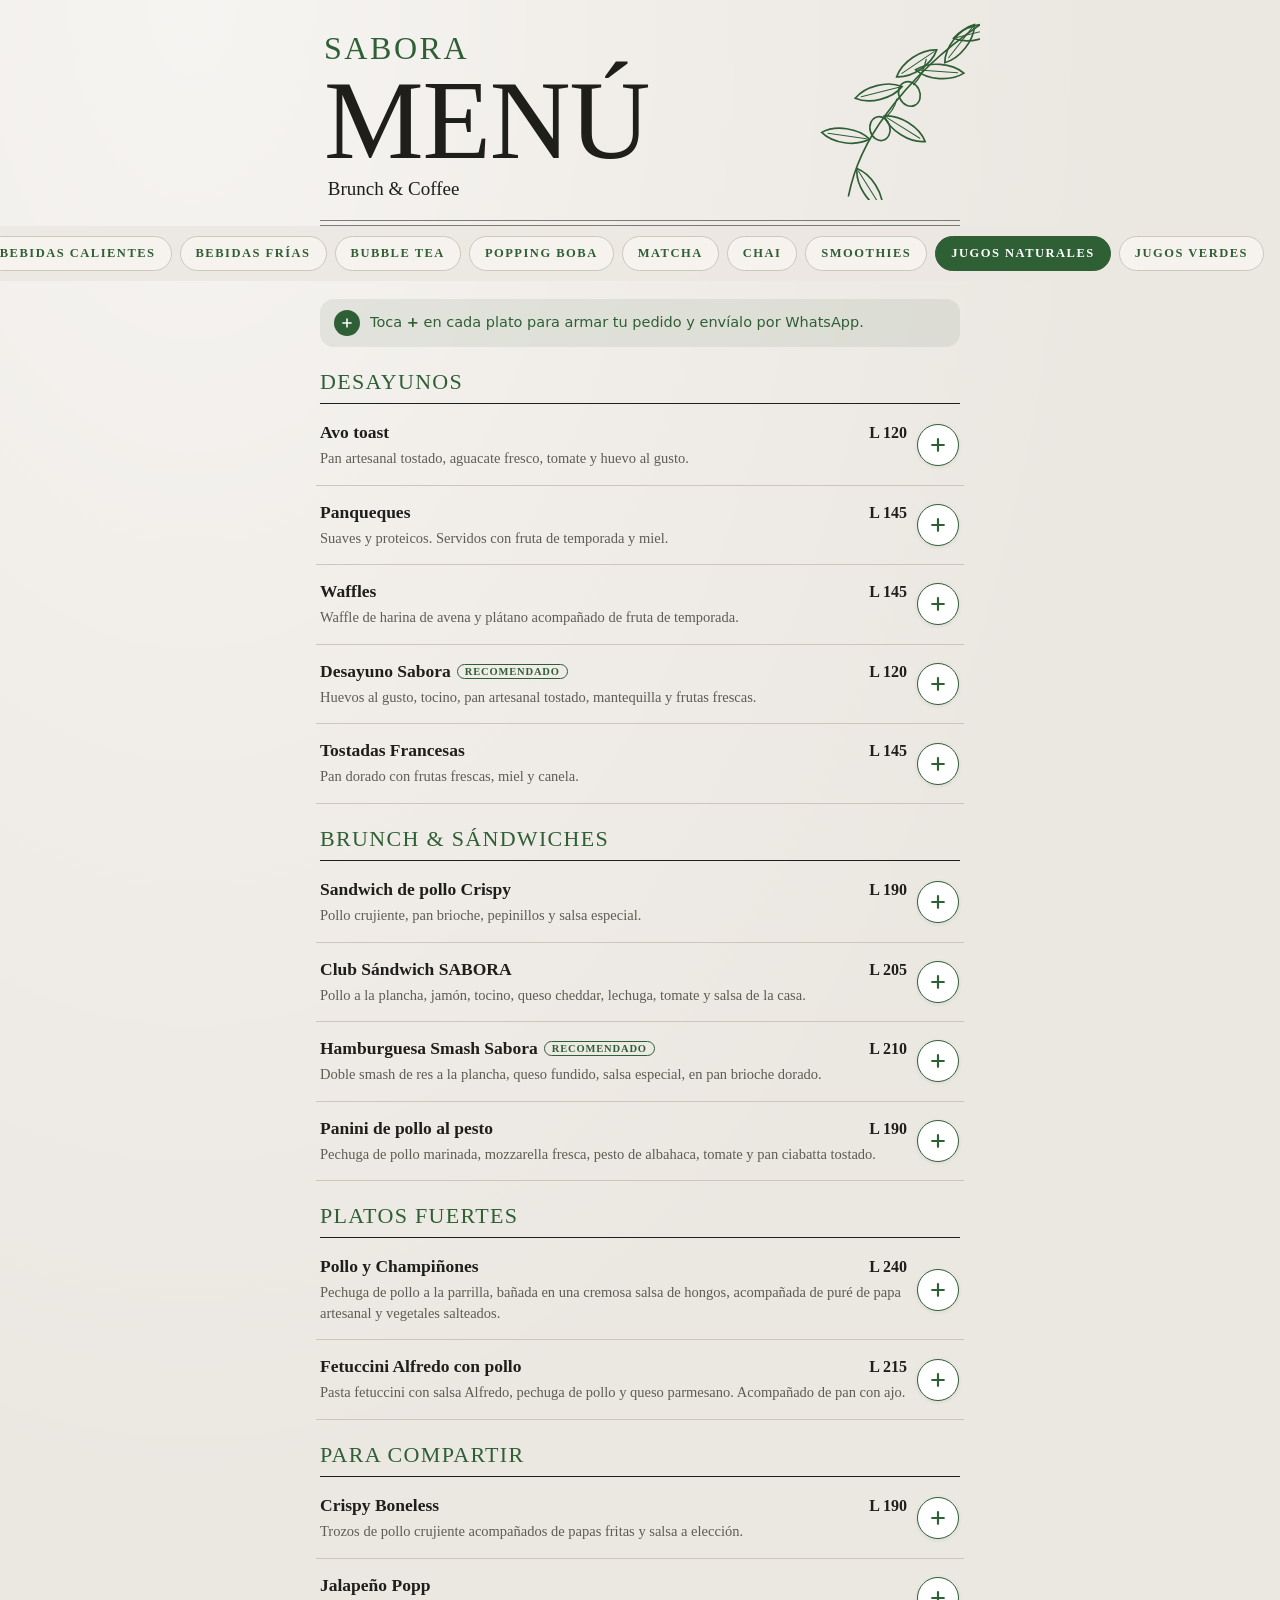
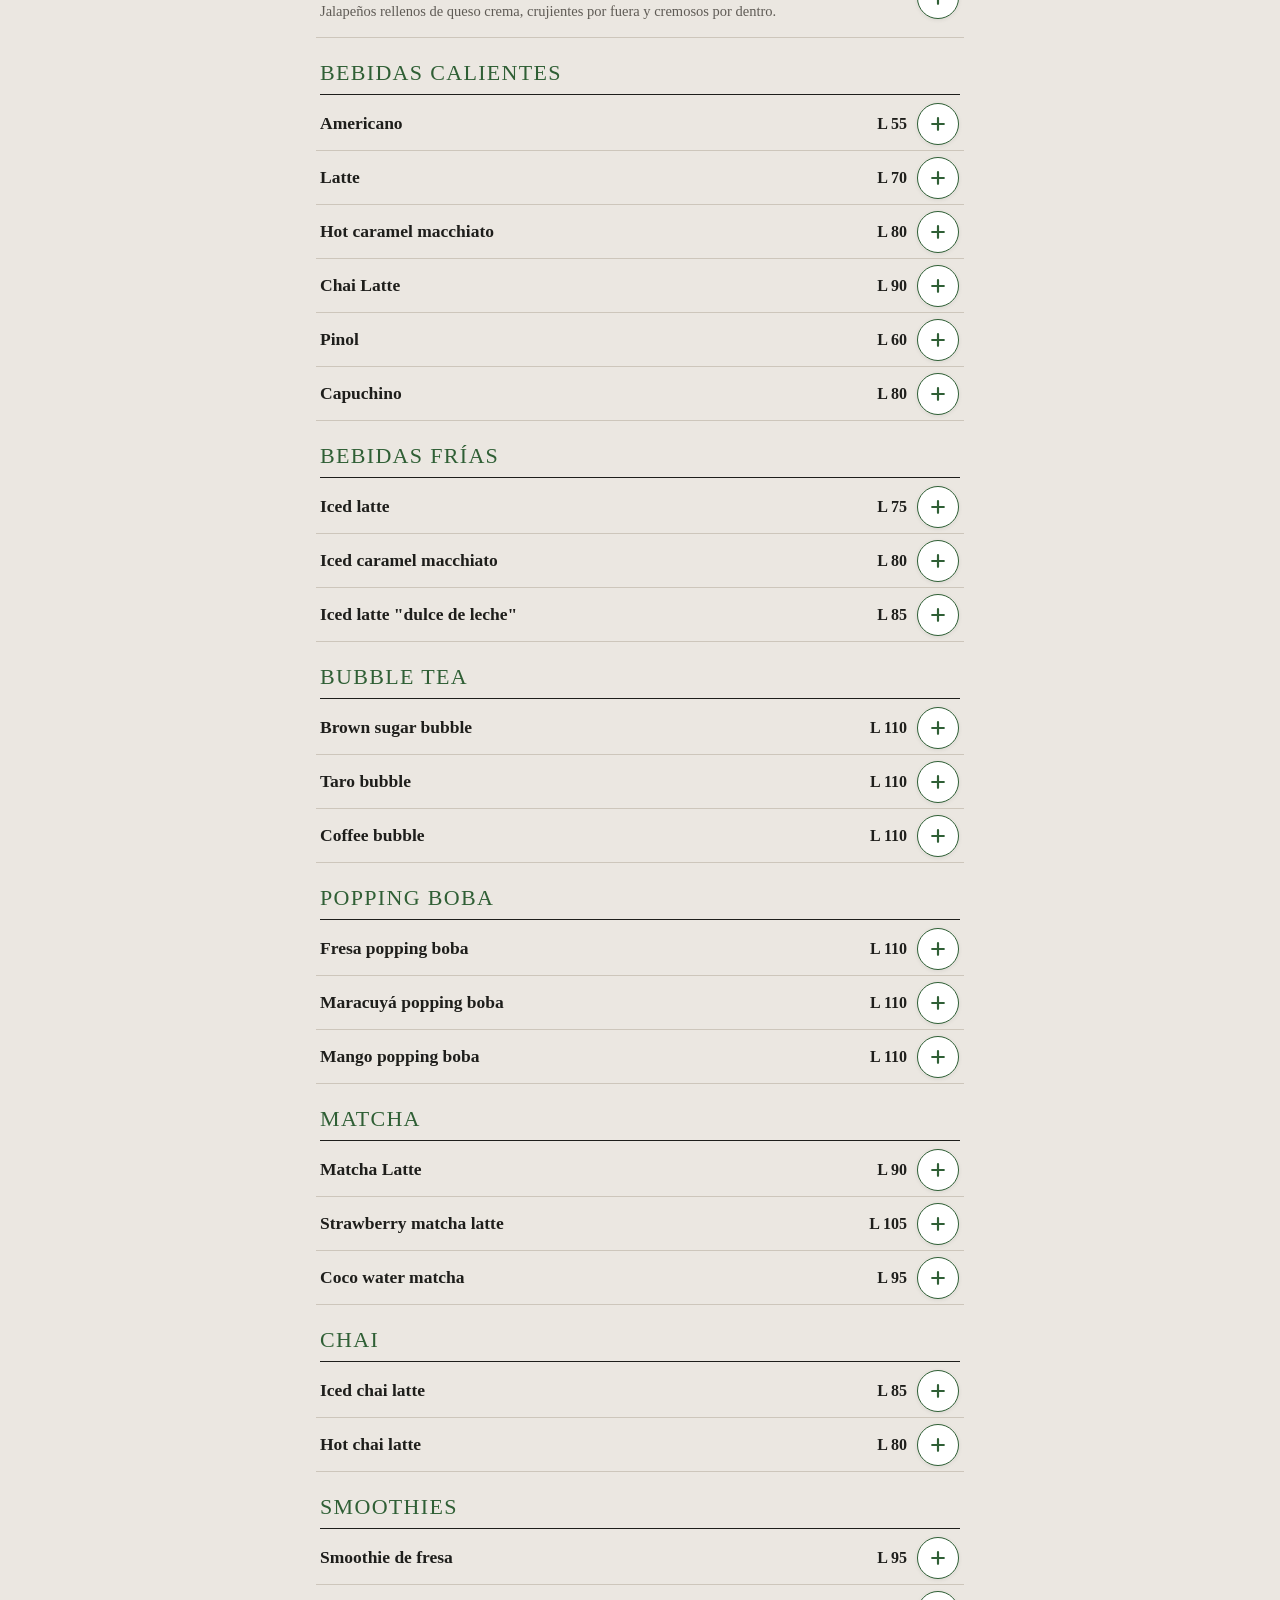
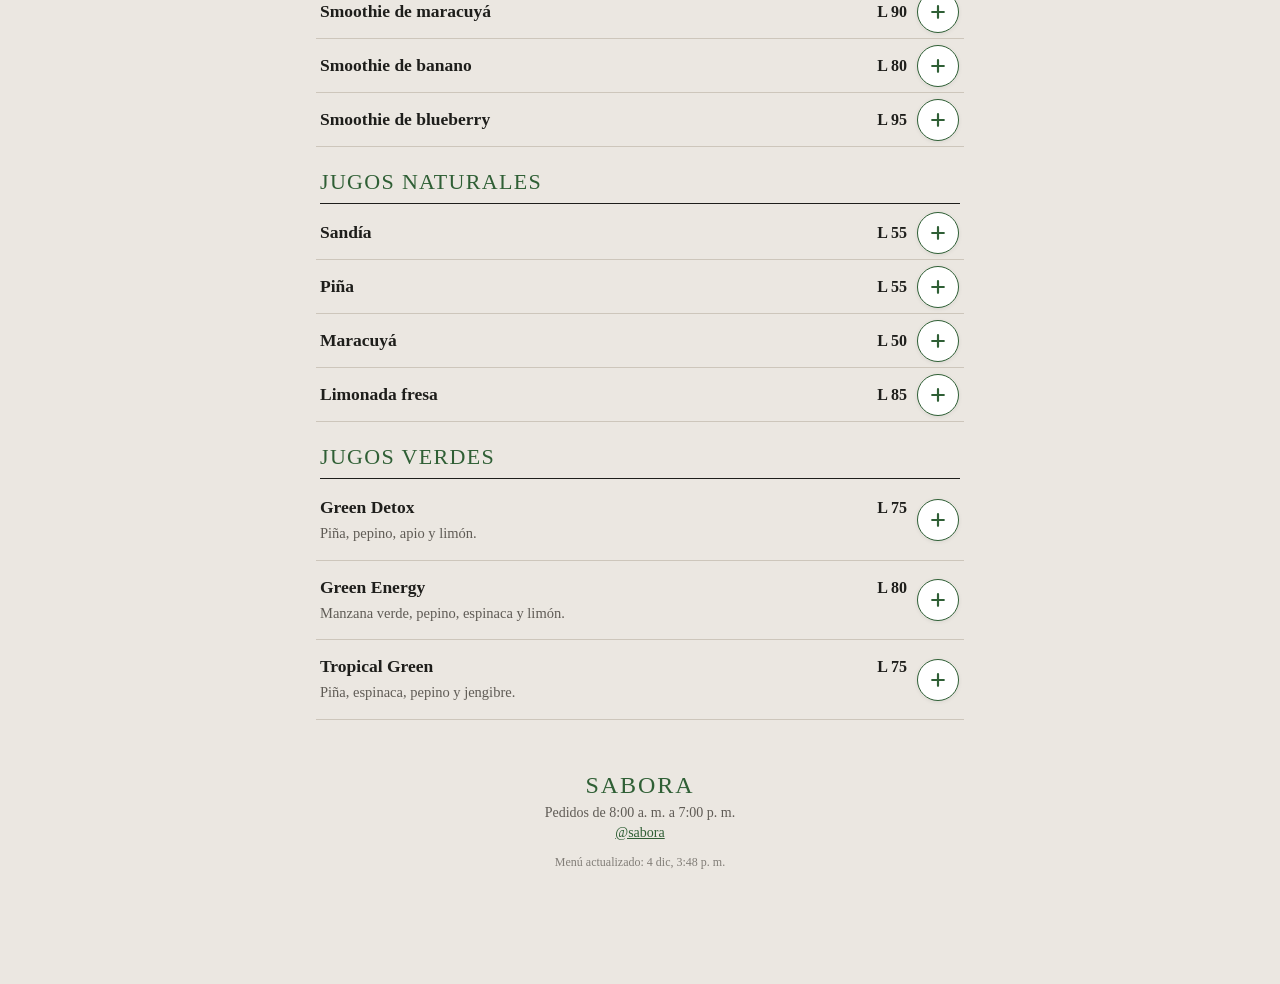
<file: index.html>
<!doctype html>
<html lang="es">
<head>
<meta charset="utf-8">
<meta name="viewport" content="width=device-width, initial-scale=1, viewport-fit=cover">
<meta name="theme-color" content="#ebe7e1">
<meta name="color-scheme" content="light">
<meta name="description" content="Menú de SABORA · Brunch & Coffee">
<title>SABORA · Menú</title>
<link rel="icon" href="icon.svg" type="image/svg+xml">
<link rel="apple-touch-icon" href="icon-180.png">
<link rel="manifest" href="manifest.webmanifest">
<script>window.__menu=fetch("menu.json",{cache:"no-cache"}).then(function(r){if(!r.ok)throw r.status;return r.json()});</script>
<style>
:root{
  --paper:#ebe7e1;--card:#f6f3ef;--ink:#1e1e1b;--muted:#5f5b55;--green:#2f5f35;--line:#cdc6bb;
  --serif:"Iowan Old Style","Palatino Linotype",Palatino,"Book Antiqua","Noto Serif",Georgia,serif;
  --display:Didot,"Bodoni 72","Bodoni MT","Noto Serif Display",var(--serif);
  --script:"Snell Roundhand","Apple Chancery","Segoe Script","Brush Script MT",cursive;
  --ui:system-ui,-apple-system,"Segoe UI",Roboto,sans-serif;
  /* Espacio abajo para botones fijos. En Safari de iPhone, con las barras escondidas, el primer toque
     cerca del borde de abajo solo vuelve a mostrar las barras; esa zona mide ~2.5 veces la zona segura
     (que solo existe mientras las barras están escondidas), así que los botones suben por encima. */
  --abajo:calc(env(safe-area-inset-bottom) * 2.5);
}
@media (display-mode:standalone){:root{--abajo:env(safe-area-inset-bottom)}}
*{box-sizing:border-box}
html{-webkit-text-size-adjust:100%;text-size-adjust:100%;scroll-behavior:smooth;background:var(--paper)}
html:has(dialog[open]){overflow:hidden}
body{margin:0;min-height:100dvh;font-family:var(--serif);color:var(--ink);-webkit-tap-highlight-color:transparent;
  background:var(--paper) radial-gradient(120% 60% at 15% 0%,rgba(255,255,255,.55),transparent 60%)}

.top{position:relative;max-width:680px;margin:0 auto;padding:calc(30px + env(safe-area-inset-top)) 24px 20px;overflow:hidden}
.sprig{position:absolute;top:calc(env(safe-area-inset-top) - 10px);right:-26px;width:min(46vw,210px);height:auto;color:var(--green);pointer-events:none}
.logo{margin:0;font-family:var(--script);color:var(--green);font-size:32px;letter-spacing:.08em}
h1{margin:2px 0 6px;font-family:var(--display);font-weight:400;font-size:clamp(68px,23vw,112px);line-height:.92;letter-spacing:-.01em}
.sub{margin:0 0 0 .2em;font-size:19px}
.rule{max-width:640px;height:6px;margin:0 auto;border-top:1px solid var(--ink);border-bottom:1px solid var(--ink);opacity:.55}

.tabs{position:sticky;top:0;z-index:5;display:flex;gap:8px;overflow-x:auto;padding:10px 16px;scrollbar-width:none;
  background:rgba(235,231,225,.9);-webkit-backdrop-filter:blur(10px);backdrop-filter:blur(10px)}
.tabs::-webkit-scrollbar{display:none}
.tabs a{flex:none;padding:9px 15px;border:1px solid var(--line);border-radius:999px;background:var(--card);
  color:var(--green);font-size:12.5px;font-weight:600;letter-spacing:.12em;text-transform:uppercase;text-decoration:none}
.tabs a.on{background:var(--green);border-color:var(--green);color:#fff}

main{max-width:680px;margin:0 auto;padding:0 16px 24px}
section{scroll-margin-top:62px;padding-top:22px}
.cat{margin:0 4px 2px;padding-bottom:8px;border-bottom:1px solid var(--ink);color:var(--green);
  font-size:22px;font-weight:500;letter-spacing:.06em;text-transform:uppercase}
.item{display:flex;align-items:center;gap:6px;border-bottom:1px solid var(--line)}
.abrir{display:flex;align-items:center;gap:14px;flex:1;min-width:0;padding:16px 4px;border:0;
  background:none;color:inherit;font:inherit;text-align:left;cursor:pointer;touch-action:manipulation}
.abrir:active{background:rgba(47,95,53,.07)}
.mas{flex:none;display:grid;place-items:center;width:42px;height:42px;margin-right:5px;padding:0;border:1.5px solid var(--green);border-radius:50%;
  background:#fff;color:var(--green);box-shadow:0 1px 4px rgba(0,0,0,.08);cursor:pointer;touch-action:manipulation}
.mas svg{width:20px;height:20px}
.mas.en{background:var(--green);color:#fff}
.mas.pop{animation:tap .35s ease}
@keyframes tap{40%{transform:scale(1.2)}}
.tip{display:flex;align-items:center;gap:10px;margin:18px 4px 0;padding:11px 14px;border-radius:14px;background:rgba(47,95,53,.09);
  color:var(--green);font:500 14.5px/1.35 var(--ui)}
.tip i{flex:none;display:grid;place-items:center;width:26px;height:26px;border-radius:50%;background:var(--green);color:#fff}
.tip svg{width:14px;height:14px}
body.cerrado .tip{background:#f4ead8;color:#6b4a12}
body.cerrado .tip i{background:#6b4a12;font-size:14px}
body.cerrado .mas,body.cerrado #s-add,body.cerrado #cart-bar{display:none}
.tx{flex:1;min-width:0}
.row{display:flex;align-items:baseline;justify-content:space-between;gap:12px}
.item h3{margin:0;font-size:17.5px;font-weight:700}
.pr{flex:none;font-size:16px;font-weight:700;white-space:nowrap}
.item p{margin:5px 0 0;color:var(--muted);font-size:14.5px;line-height:1.42}
.badge{display:inline-block;margin-left:6px;padding:1px 7px;border:1px solid var(--green);border-radius:999px;
  color:var(--green);font-size:10.5px;font-weight:600;letter-spacing:.08em;text-transform:uppercase;vertical-align:2px}
.off{opacity:.5}.off .pr{font-weight:400;font-size:14px}
.th{flex:none;position:relative;width:74px;height:74px;border-radius:12px;overflow:hidden;background:#ddd5ca}
.th img{display:block;width:100%;height:100%;object-fit:cover}
.play{position:absolute;right:6px;bottom:6px;display:grid;place-items:center;width:24px;height:24px;border-radius:50%;background:rgba(0,0,0,.55)}
.play svg{width:10px;height:10px;margin-left:2px;fill:#fff}
.msg{padding:48px 0;color:var(--muted);text-align:center}

footer{max-width:680px;margin:0 auto;padding:28px 24px calc(36px + env(safe-area-inset-bottom));color:var(--muted);font-size:14px;text-align:center}
footer p{margin:4px 0}
footer a{color:var(--green)}
footer .logo{font-size:24px;margin-bottom:6px}
footer .aviso{margin-top:14px;font-size:12px;opacity:.75}

/* Ficha del plato */
#sheet,#cart{width:100%;max-width:560px;max-height:94dvh;margin:auto auto 0;padding:0;border:0;border-radius:22px 22px 0 0;
  background:var(--card);color:var(--ink);overflow:hidden}
#sheet[open],#cart[open]{animation:up .28s cubic-bezier(.2,.8,.2,1)}
#sheet::backdrop,#cart::backdrop{background:rgba(25,25,20,.5)}
@keyframes up{from{transform:translateY(60px);opacity:.4}}
@media (min-width:700px){#sheet,#cart{margin:auto;border-radius:22px}}
.sin{max-height:94dvh;overflow-y:auto;overscroll-behavior:contain;padding-bottom:var(--abajo)}
.x{position:absolute;top:12px;right:12px;z-index:2;display:grid;place-items:center;width:38px;height:38px;border:0;border-radius:50%;
  background:rgba(246,243,239,.92);color:var(--ink);font-size:24px;line-height:1;cursor:pointer;box-shadow:0 1px 6px rgba(0,0,0,.15)}
.gal{display:flex;overflow-x:auto;scroll-snap-type:x mandatory;scrollbar-width:none;background:#111}
.gal::-webkit-scrollbar{display:none}
.gal>*{flex:0 0 100%;width:100%;aspect-ratio:1/1;max-height:62dvh;scroll-snap-align:center;object-fit:cover;display:block}
.gal video{object-fit:contain;background:#111}
.dots{display:flex;justify-content:center;gap:6px;padding:10px 0 0}
.dots i{width:7px;height:7px;border-radius:50%;background:var(--line)}
.dots i.on{background:var(--green)}
.sb{padding:22px 24px 30px}
.sb h2{margin:0 44px 0 0;font-size:25px;line-height:1.15}
.gal:not(:empty)~.sb h2{margin-right:0}
.sb p{margin:10px 0 0;color:var(--muted);font-size:16.5px;line-height:1.5}
.sb .pr{display:block;margin-top:16px;color:var(--green);font-size:21px}

/* WhatsApp */
.wa{position:fixed;right:calc(16px + env(safe-area-inset-right));bottom:calc(18px + var(--abajo));z-index:20;display:flex;flex-direction:column;align-items:flex-end;gap:12px}
.wa[hidden]{display:none}
.wa-btn{position:relative;isolation:isolate;display:grid;place-items:center;width:62px;height:62px;border-radius:50%;background:#25d366;
  box-shadow:0 6px 18px rgba(0,0,0,.28);animation:latido 2.4s ease-in-out infinite;-webkit-tap-highlight-color:transparent}
.wa-btn svg{width:34px;height:34px;fill:#fff}
.wa-btn::before,.wa-btn::after{content:"";position:absolute;inset:0;z-index:-1;border-radius:50%;background:#25d366;animation:onda 2.4s ease-out infinite}
.wa-btn::after{animation-delay:1.2s}
@keyframes onda{0%{transform:scale(1);opacity:.55}100%{transform:scale(1.75);opacity:0}}
@keyframes latido{0%,30%,100%{transform:scale(1)}10%{transform:scale(1.1)}20%{transform:scale(.97)}}
.wa-globo{position:relative;max-width:min(250px,calc(100vw - 110px));margin-right:4px;padding:12px 34px 12px 15px;border-radius:18px 18px 4px 18px;
  background:#fff;color:#1e1e1b;font:500 15px/1.35 system-ui,-apple-system,"Segoe UI",Roboto,sans-serif;box-shadow:0 8px 26px rgba(0,0,0,.2);
  cursor:pointer;transform-origin:100% 100%;animation:pop .45s cubic-bezier(.2,1.4,.4,1)}
.wa-globo[hidden]{display:none}
.wa-globo b{display:block;color:#128c4a;font-size:13px;margin-bottom:2px}
.wa-x{position:absolute;top:4px;right:4px;width:28px;height:28px;border:0;background:none;color:#999;font-size:20px;line-height:1;cursor:pointer}
@keyframes pop{from{transform:scale(.4);opacity:0}}
body.con-wa footer{padding-bottom:calc(110px + var(--abajo))}
.wa-pedir{display:flex;align-items:center;justify-content:center;gap:10px;margin-top:22px;padding:15px;border-radius:14px;background:#25d366;
  color:#fff;font:600 17px system-ui,-apple-system,"Segoe UI",Roboto,sans-serif;text-decoration:none}
.wa-pedir svg{width:22px;height:22px;fill:#fff}
.wa-pedir[hidden]{display:none}

/* Pedido (carrito) */
.qn{color:var(--green);margin-right:6px}
.qn:empty{display:none}
.add{display:flex;gap:10px;margin-top:22px}
.add[hidden]{display:none}
.qty{flex:none;display:flex;align-items:center;border:1px solid var(--line);border-radius:14px;background:#fff}
.qty button{width:44px;height:50px;border:0;background:none;color:var(--green);font:600 24px/1 var(--ui);cursor:pointer;touch-action:manipulation}
.qty span{min-width:22px;text-align:center;font:600 17px var(--ui)}
.quitar-todo{display:flex;align-items:center;justify-content:center;width:100%;min-height:48px;margin-top:12px;border:1.5px solid #ecc8c3;border-radius:14px;
  background:#fff;color:#b42318;font:600 15.5px var(--ui);cursor:pointer;touch-action:manipulation}
.quitar-todo[hidden]{display:none}
.add-btn{flex:1;min-height:52px;border:0;border-radius:14px;background:var(--green);color:#fff;font:600 16.5px var(--ui);cursor:pointer;touch-action:manipulation}
.cart-bar{position:fixed;left:calc(16px + env(safe-area-inset-left));right:calc(16px + env(safe-area-inset-right));bottom:calc(18px + var(--abajo));z-index:20;
  display:flex;align-items:center;gap:10px;max-width:560px;margin:0 auto;height:56px;padding:0 16px 0 10px;border:0;border-radius:16px;background:var(--green);color:#fff;
  font:600 16px var(--ui);box-shadow:0 8px 22px rgba(0,0,0,.25);cursor:pointer;touch-action:manipulation}
.cart-bar[hidden]{display:none}
.cart-bar.bump{animation:bump .4s ease}
@keyframes bump{40%{transform:scale(1.05)}}
.cb-n{display:grid;place-items:center;min-width:30px;height:30px;padding:0 8px;border-radius:999px;background:#fff;color:var(--green);font-size:15px}
.cb-t{margin-left:auto;white-space:nowrap}
.lista{margin:14px 0 0;padding:0;list-style:none}
.lista li{display:flex;align-items:center;gap:10px;padding:12px 0;border-bottom:1px solid var(--line)}
.lista .nm{flex:1;min-width:0}
.lista .nm b{display:block;font-size:16.5px;line-height:1.25}
.lista .nm small{color:var(--muted);font-size:14px}
.lista .qty button{width:36px;height:40px;font-size:21px}
.lista .lt{min-width:62px;text-align:right;font-weight:700;white-space:nowrap}
.tot{display:flex;justify-content:space-between;margin:14px 0 0;font-size:19px;font-weight:700}
.tot b{color:var(--green)}
.f .l{display:block;margin:18px 0 6px;color:var(--muted);font:600 13.5px var(--ui)}
.f input,.f textarea{display:block;width:100%;padding:12px 13px;border:1px solid var(--line);border-radius:12px;background:#fff;color:var(--ink);font:16px var(--ui)}
.f textarea{min-height:66px;resize:vertical}
.f input:focus,.f textarea:focus{outline:2px solid var(--green);outline-offset:-1px;border-color:transparent}
.seg{display:grid;grid-template-columns:1fr 1fr;gap:8px}
.seg button,.ubic{min-height:50px;padding:8px;border:1px solid var(--line);border-radius:12px;background:#fff;color:var(--ink);font:600 15px var(--ui);cursor:pointer;touch-action:manipulation}
.seg button[aria-pressed=true]{border-color:var(--green);background:var(--green);color:#fff}
.ubic{width:100%;margin-top:8px;color:var(--green)}
.ubic:disabled{opacity:.7;cursor:default}
.geo{margin:8px 0 0;color:var(--muted);font:14px/1.4 var(--ui)}
.geo:empty{display:none}
.geo.err{color:#b42318}
.f .wa-pedir{width:100%;border:0;cursor:pointer}
.vaciar{display:block;margin:14px auto 0;padding:8px;border:0;background:none;color:var(--muted);font:14px var(--ui);text-decoration:underline;cursor:pointer}
.toast{position:fixed;left:50%;bottom:calc(96px + var(--abajo));z-index:30;max-width:calc(100vw - 32px);padding:11px 18px;border-radius:999px;
  background:#1e1e1b;color:#fff;font:600 14.5px var(--ui);text-align:center;box-shadow:0 6px 20px rgba(0,0,0,.25);transform:translateX(-50%);animation:sube .3s ease}
@keyframes sube{from{opacity:0;transform:translate(-50%,12px)}}
.toast[hidden]{display:none}
.toast{pointer-events:none;display:flex;align-items:center;justify-content:center;width:max-content} /* no tapa los platos de abajo; solo "Deshacer" se puede tocar */
.toast button{pointer-events:auto;margin-left:14px;padding:4px 2px;border:0;background:none;color:#9fdcaa;font:700 14.5px var(--ui);text-decoration:underline;cursor:pointer}
/* Deslizar a la derecha para quitar un plato del pedido */
.item,.lista li{position:relative;overflow:hidden;touch-action:pan-y;touch-action:pan-y pinch-zoom}
.item>*,.lista li>*{transform:translateX(var(--dx,0px));transition:transform .2s ease}
.arrastra>*{transition:none}
.arrastra,.sale{background:linear-gradient(90deg,#f9e3e0 var(--dx,0px),transparent var(--dx,0px))}
.arrastra::before,.sale::before{content:"🗑 Quitar";position:absolute;left:0;top:0;bottom:0;display:flex;align-items:center;width:var(--dx,0px);padding-left:12px;
  overflow:hidden;white-space:nowrap;box-sizing:border-box;color:#b42318;font:600 14px var(--ui);opacity:.5}
.borra::before,.sale::before{opacity:1}
.borra .mas{background:#b42318;border-color:#b42318;color:#fff}
.mas svg{transition:transform .15s ease}
.borra .mas svg{transform:rotate(45deg)}
@media (prefers-reduced-motion:reduce){.wa-btn,.wa-btn::before,.wa-btn::after,.wa-globo,.cart-bar.bump,.toast,.mas.pop{animation:none}}
</style>
</head>
<body>
<header class="top">
  <svg class="sprig" viewBox="0 0 200 200" fill="none" stroke="currentColor" stroke-width="1.6" stroke-linecap="round" aria-hidden="true">
    <defs><g id="lf"><path d="M0 0C12-9 34-9 46 0C34 9 12 9 0 0Z"/><path d="M3 0H40" stroke-width="1"/></g></defs>
    <path d="M206 14C160 40 120 72 86 118C68 142 56 166 50 196"/>
    <use href="#lf" transform="translate(182 27) rotate(-28)"/>
    <use href="#lf" transform="translate(170 33) rotate(128)"/>
    <use href="#lf" transform="translate(150 46) rotate(-14)"/>
    <use href="#lf" transform="translate(134 57) rotate(146)"/>
    <use href="#lf" transform="translate(114 76) rotate(4)"/>
    <use href="#lf" transform="translate(101 92) rotate(166)"/>
    <use href="#lf" transform="translate(84 120) rotate(32)"/>
    <use href="#lf" transform="translate(70 142) rotate(188)"/>
    <use href="#lf" transform="translate(58 170) rotate(58)"/>
    <path d="M124 66C122 76 118 84 112 90M96 104C94 112 90 118 84 122" stroke-width="1.2"/>
    <ellipse cx="108" cy="99" rx="10" ry="12" transform="rotate(-25 108 99)"/>
    <ellipse cx="80" cy="132" rx="9.5" ry="11.5" transform="rotate(-15 80 132)"/>
  </svg>
  <p class="logo" id="logo">SABORA</p>
  <h1>MENÚ</h1>
  <p class="sub" id="sub">Brunch &amp; Coffee</p>
</header>
<div class="rule"></div>
<nav class="tabs" id="tabs" aria-label="Categorías"></nav>
<main id="menu"><p class="msg">Cargando menú…</p></main>
<footer id="info"></footer>

<svg width="0" height="0" style="position:absolute" aria-hidden="true"><symbol id="wa-ico" viewBox="0 0 24 24"><path d="M17.472 14.382c-.297-.149-1.758-.867-2.03-.967-.273-.099-.471-.148-.67.15-.197.297-.767.966-.94 1.164-.173.199-.347.223-.644.075-.297-.15-1.255-.463-2.39-1.475-.883-.788-1.48-1.761-1.653-2.059-.173-.297-.018-.458.13-.606.134-.133.298-.347.446-.52.149-.174.198-.298.298-.497.099-.198.05-.371-.025-.52-.075-.149-.669-1.612-.916-2.207-.242-.579-.487-.5-.669-.51-.173-.008-.371-.01-.57-.01-.198 0-.52.074-.792.372-.272.297-1.04 1.016-1.04 2.479 0 1.462 1.065 2.875 1.213 3.074.149.198 2.096 3.2 5.077 4.487.709.306 1.262.489 1.694.625.712.227 1.36.195 1.871.118.571-.085 1.758-.719 2.006-1.413.248-.694.248-1.289.173-1.413-.074-.124-.272-.198-.57-.347m-5.421 7.403h-.004a9.87 9.87 0 01-5.031-1.378l-.361-.214-3.741.982.998-3.648-.235-.374a9.86 9.86 0 01-1.51-5.26c.001-5.45 4.436-9.884 9.888-9.884 2.64 0 5.122 1.03 6.988 2.898a9.825 9.825 0 012.893 6.994c-.003 5.45-4.437 9.884-9.885 9.884m8.413-18.297A11.815 11.815 0 0012.05 0C5.495 0 .16 5.335.157 11.892c0 2.096.547 4.142 1.588 5.945L.057 24l6.305-1.654a11.882 11.882 0 005.683 1.448h.005c6.554 0 11.89-5.335 11.893-11.893a11.821 11.821 0 00-3.48-8.413Z"/></symbol></svg>
<div class="wa" id="wa" hidden>
  <div class="wa-globo" id="wa-g" hidden><button class="wa-x" id="wa-x" aria-label="Cerrar mensaje">&times;</button><b>SABORA</b><span id="wa-t"></span></div>
  <a class="wa-btn" id="wa-a" target="_blank" rel="noopener" aria-label="Escríbenos por WhatsApp"><svg viewBox="0 0 24 24" aria-hidden="true"><use href="#wa-ico"/></svg></a>
</div>

<dialog id="sheet" aria-labelledby="s-t">
  <div class="sin" id="sin">
    <button class="x" id="s-x" aria-label="Cerrar" autofocus>&times;</button>
    <div class="gal" id="s-g"></div>
    <div class="dots" id="s-d"></div>
    <div class="sb"><h2 id="s-t"></h2><p id="s-p"></p><span class="pr" id="s-pr"></span><div class="add" id="s-add" hidden><span class="qty"><button type="button" id="s-menos" aria-label="Uno menos">−</button><span id="s-n">1</span><button type="button" id="s-mas" aria-label="Uno más">+</button></span><button type="button" class="add-btn" id="s-ok">Agregar al pedido</button></div><button type="button" class="quitar-todo" id="s-quitar" hidden></button></div>
  </div>
</dialog>

<button class="cart-bar" id="cart-bar" hidden><span class="cb-n" id="cb-n">0</span><span>Ver mi pedido</span><span class="cb-t" id="cb-t"></span></button>
<p class="toast" id="toast" role="status" hidden></p>

<dialog id="cart" aria-labelledby="c-h">
  <div class="sin" id="c-sin">
    <button class="x" id="c-x" aria-label="Cerrar">&times;</button>
    <form class="sb f" id="c-f" novalidate>
      <h2 id="c-h">Tu pedido</h2>
      <ul class="lista" id="c-lista"></ul>
      <p class="tot"><span>Total</span><b id="c-tot"></b></p>
      <p class="geo">Desliza un plato a la derecha para quitarlo.</p>
      <p class="geo" id="c-sp" hidden>Algunos precios te los confirmamos por WhatsApp.</p>
      <span class="l">¿Cómo lo quieres?</span>
      <div class="seg" id="c-tipo"><button type="button" data-t="local" aria-pressed="false">🍽️ En el local</button><button type="button" data-t="domicilio" aria-pressed="false">🛵 A domicilio</button></div>
      <p class="geo" id="c-geo"></p>
      <div id="c-loc" hidden><label class="l" for="c-mesa">Número de mesa (opcional)</label><input type="text" id="c-mesa" maxlength="10" placeholder="Si no tienes mesa, déjalo vacío"></div>
      <label class="l" for="c-nom" id="c-nom-l">Tu nombre</label>
      <input type="text" id="c-nom" autocomplete="name" placeholder="Para llamarte cuando esté listo" maxlength="60">
      <div id="c-dom" hidden><label class="l" for="c-dir">Dirección o punto de referencia</label><textarea id="c-dir" autocomplete="street-address" maxlength="300" placeholder="Colonia, calle, casa, color del portón…"></textarea><button type="button" class="ubic" id="c-ubic">📍 Enviar mi ubicación GPS</button></div>
      <label class="l" for="c-nota">Nota (opcional)</label>
      <input type="text" id="c-nota" maxlength="200" placeholder="Ej. sin cebolla, poco hielo">
      <p class="geo err" id="c-cerrado" hidden></p>
      <button type="submit" class="wa-pedir"><svg viewBox="0 0 24 24" aria-hidden="true"><use href="#wa-ico"/></svg>Enviar pedido por WhatsApp</button>
      <button type="button" class="vaciar" id="c-vaciar">Vaciar pedido</button>
    </form>
  </div>
</dialog>

<script>
(function(){
var $=function(s){return document.querySelector(s)};
var esc=function(s){return String(s==null?"":s).replace(/[&<>"']/g,function(c){return{"&":"&amp;","<":"&lt;",">":"&gt;",'"':"&quot;","'":"&#39;"}[c]})};
var slug=function(s){return String(s).toLowerCase().normalize("NFD").replace(/[̀-ͯ]/g,"").replace(/[^a-z0-9]+/g,"-").replace(/^-|-$/g,"")};
var MAS='<svg viewBox="0 0 24 24" aria-hidden="true"><path d="M12 5v14M5 12h14" fill="none" stroke="currentColor" stroke-width="2.6" stroke-linecap="round"/></svg>';
var PLAY='<span class="play"><svg viewBox="0 0 10 10"><path d="M0 0L10 5L0 10Z"/></svg></span>';
var data;

window.__menu.then(function(d){data=d;render()}).catch(function(){
  $("#menu").innerHTML='<p class="msg">No se pudo cargar el menú. Revisa tu conexión e intenta de nuevo.</p>';
});

function fmt(n){return(data.moneda?data.moneda+" ":"")+(Number.isInteger(n)?n:n.toFixed(2))}
function precio(p){
  if(p.disponible===false)return"Agotado";
  var n=parseFloat(p.precio);
  return isFinite(n)?fmt(n):"";
}
function thumb(p){
  var m=(p.media||[])[0];
  if(!m)return"";
  var src=m.tipo==="video"?m.poster:(m.thumb||m.src);
  return'<span class="th">'+(src?'<img src="'+esc(src)+'" alt="" width="74" height="74" loading="lazy" decoding="async">':"")+(m.tipo==="video"?PLAY:"")+"</span>";
}

function render(){
  document.title=data.restaurante+" · Menú";
  $("#logo").textContent=data.restaurante||"";
  $("#sub").textContent=data.eslogan||"";
  var cats=data.categorias||[];
  $("#tabs").innerHTML=cats.map(function(c){return'<a href="#'+slug(c.nombre)+'">'+esc(c.nombre)+"</a>"}).join("");
  porId={};
  var pide=!!waNum();
  $("#menu").innerHTML=(pide?'<p class="tip" id="tip"></p>':"")+cats.map(function(c,ci){
    return'<section id="'+slug(c.nombre)+'"><h2 class="cat">'+esc(c.nombre)+"</h2>"+(c.platos||[]).map(function(p,pi){
      var pr=precio(p);
      if(!p.id)p.id="p"+ci+"-"+pi;
      porId[p.id]=p;
      return'<div class="item'+(p.disponible===false?" off":"")+'" data-c="'+ci+'" data-p="'+pi+'"><button class="abrir"><span class="tx"><span class="row"><h3><span class="qn"></span>'+esc(p.nombre)+
        (p.destacado?'<span class="badge">Recomendado</span>':"")+"</h3>"+(pr?'<span class="pr">'+esc(pr)+"</span>":"")+"</span>"+
        (p.descripcion?"<p>"+esc(p.descripcion)+"</p>":"")+"</span>"+thumb(p)+"</button>"+
        (pide&&p.disponible!==false?'<button class="mas" aria-label="Agregar '+esc(p.nombre)+' al pedido">'+MAS+"</button>":"")+"</div>";
    }).join("")+"</section>";
  }).join("");

  var tel=(data.telefono||"").replace(/[^\d+]/g,"");
  var actualizado=new Date(document.lastModified); // fecha de publicación de esta página (sirve para saber si el teléfono ya tiene la última versión)
  var ig=(data.instagram||"").replace(/^@/,"");
  $("#info").innerHTML='<p class="logo">'+esc(data.restaurante)+"</p>"+
    (data.direccion?"<p>"+esc(data.direccion)+"</p>":"")+
    (data.horario?"<p>"+esc(data.horario)+"</p>":horario()?"<p>Pedidos de "+esc(textoHorario())+"</p>":"")+
    (tel?'<p><a href="tel:'+esc(tel)+'">'+esc(data.telefono)+"</a></p>":"")+
    (ig?'<p><a href="https://instagram.com/'+esc(ig)+'" rel="noopener">@'+esc(ig)+"</a></p>":"")+
    (isFinite(actualizado)?'<p class="aviso">Menú actualizado: '+esc(actualizado.toLocaleString("es-HN",{day:"numeric",month:"short",hour:"numeric",minute:"2-digit"}))+"</p>":"");

  spy();
  whatsapp();
  cargarPedido();
  revisarHorario();
}

// Botón flotante de WhatsApp
function waNum(){return String(data.whatsapp||"").replace(/\D/g,"")}
// api.whatsapp.com y no wa.me: la redirección de wa.me convierte los emojis en �
function waLink(msg){return"https://api.whatsapp.com/send?phone="+waNum()+(msg?"&text="+encodeURIComponent(msg):"")}
function waBoton(){return!!waNum()&&data.whatsapp_boton===true}
function whatsapp(){
  if(!waNum())return;
  document.body.classList.add("con-wa"); // espacio abajo para la barra del pedido
  if(!waBoton())return; // el botón flotante se enciende o apaga desde el editor
  var g=$("#wa-g");
  $("#wa").hidden=false;
  $("#wa-a").href=waLink(data.whatsapp_mensaje||"¡Hola "+data.restaurante+"! 👋 Vi el menú y quisiera pedir algo deli 😋");
  $("#wa-t").textContent=data.whatsapp_globo||"¿Se te antoja algo? 😋 ¡Escríbenos y pide aquí!";
  $("#wa-g b").textContent=data.restaurante||"";
  var visto=false;try{visto=sessionStorage.getItem("wa-globo")==="1"}catch(e){}
  if(!visto)setTimeout(function(){g.hidden=false},2500);
  var cerrar=function(){g.hidden=true;try{sessionStorage.setItem("wa-globo","1")}catch(e){}};
  $("#wa-x").addEventListener("click",function(e){e.stopPropagation();cerrar()});
  g.addEventListener("click",function(){cerrar();window.open($("#wa-a").href,"_blank","noopener")});
  $("#wa-a").addEventListener("click",cerrar);
}

// Resalta la categoría visible en las pestañas
function spy(){
  if(!("IntersectionObserver" in window))return;
  var links={};
  document.querySelectorAll("#tabs a").forEach(function(a){links[a.hash.slice(1)]=a});
  var io=new IntersectionObserver(function(es){
    es.forEach(function(e){
      if(!e.isIntersecting)return;
      var a=links[e.target.id];if(!a)return;
      document.querySelectorAll("#tabs a.on").forEach(function(x){x.classList.remove("on")});
      a.classList.add("on");
      var t=$("#tabs");t.scrollTo({left:a.offsetLeft-t.clientWidth/2+a.offsetWidth/2,behavior:"smooth"});
    });
  },{rootMargin:"-70px 0px -65% 0px"});
  document.querySelectorAll("main section").forEach(function(s){io.observe(s)});
}

// Ficha del plato
var sheet=$("#sheet"),gal=$("#s-g"),dots=$("#s-d");
$("#menu").addEventListener("click",function(e){
  if(Date.now()-movido<400)return;
  var b=e.target.closest(".item");if(!b)return;
  var p=data.categorias[b.dataset.c].platos[b.dataset.p],m=e.target.closest(".mas");
  if(!m)return open(p);
  sumar(p,1);
  m.classList.remove("pop");void m.offsetWidth;m.classList.add("pop");
});
function open(p){
  var media=p.media||[];
  gal.innerHTML=media.map(function(m){
    return m.tipo==="video"
      ?'<video src="'+esc(m.src)+'"'+(m.poster?' poster="'+esc(m.poster)+'"':"")+' playsinline muted loop controls preload="metadata"></video>'
      :'<img src="'+esc(m.src)+'" alt="'+esc(p.nombre)+'" decoding="async">';
  }).join("");
  dots.innerHTML=media.length>1?media.map(function(_,i){return"<i"+(i?"":' class="on"')+"></i>"}).join(""):"";
  dots.hidden=media.length<2;
  $("#s-t").innerHTML=esc(p.nombre)+(p.destacado?' <span class="badge">Recomendado</span>':"");
  $("#s-p").textContent=p.descripcion||"";
  $("#s-pr").textContent=precio(p);
  actual=p;cant=1;pintarCant();
  var q=pedido[p.id]||0,bq=$("#s-quitar");
  bq.hidden=!q;
  bq.textContent=q?"🗑 Quitar del pedido ("+q+"×)":"";
  $("#s-add").hidden=!waNum()||p.disponible===false;
  $("#sin").scrollTop=0;
  sheet.showModal();
  var v=gal.firstElementChild;
  if(v&&v.tagName==="VIDEO"){var pr=v.play();if(pr&&pr.catch)pr.catch(function(){})}
  history.pushState({sheet:1},"");
}
gal.addEventListener("scroll",function(){
  var i=Math.round(gal.scrollLeft/gal.clientWidth);
  [].forEach.call(dots.children,function(d,j){d.classList.toggle("on",i===j)});
  [].forEach.call(gal.children,function(m,j){if(m.tagName==="VIDEO"&&j!==i)m.pause()});
},{passive:true});
$("#s-x").addEventListener("click",function(){sheet.close()});
sheet.addEventListener("click",function(e){if(e.target===sheet)sheet.close()});
sheet.addEventListener("close",function(){
  gal.innerHTML="";
  if(history.state&&history.state.sheet)history.back();
});
// Botón "atrás" de Android / gesto de iPhone cierra la ficha y el pedido
addEventListener("popstate",function(){if(sheet.open)sheet.close();if(cart.open)cart.close()});

// ===== Horario de pedidos, en hora de Honduras (UTC-6 todo el año, sin horario de verano) =====
var cerrado=false;
function minutos(hhmm){var m=/^(\d{1,2}):(\d{2})$/.exec(String(hhmm||"").trim());return m?+m[1]*60+ +m[2]:null}
function hora12(hhmm){var t=minutos(hhmm),h=Math.floor(t/60)%24,m=t%60;return(h%12||12)+":"+(m<10?"0":"")+m+(h<12?" a. m.":" p. m.")}
function horario(){var d=minutos(data.pedidos_desde),h=minutos(data.pedidos_hasta);return d==null||h==null||d===h?null:{d:d,h:h}}
function textoHorario(){return hora12(data.pedidos_desde)+" a "+hora12(data.pedidos_hasta)}
function abierto(){
  var r=horario();if(!r)return true; // sin horario: pedidos a toda hora
  var hn=new Date(Date.now()-6*36e5),ahora=hn.getUTCHours()*60+hn.getUTCMinutes();
  return r.d<r.h?ahora>=r.d&&ahora<r.h:ahora>=r.d||ahora<r.h;
}
function revisarHorario(){
  if(!data||!waNum())return;
  cerrado=!abierto();
  document.body.classList.toggle("cerrado",cerrado);
  var t=$("#tip");
  if(t)t.innerHTML=cerrado
    ?"<i>🌙</i><span>Ahora estamos cerrados. Recibimos pedidos de <b>"+esc(textoHorario())+"</b> (hora de Honduras). Puedes ver el menú.</span>"
    :"<i>"+MAS+"</i><span>Toca <b>+</b> en cada plato para armar tu pedido y envíalo por WhatsApp.</span>";
  if(!cerrado)$("#c-cerrado").hidden=true;
  actualizar();
}
setInterval(revisarHorario,30000);
document.addEventListener("visibilitychange",function(){if(!document.hidden)revisarHorario()});

// ===== Pedido (carrito): varios platos en un solo mensaje de WhatsApp =====
var porId={};       // id del plato -> plato
var pedido={};      // id del plato -> cantidad
var actual=null,cant=1;
var cliente=null;   // ubicación GPS del cliente {lat,lng,acc}
var tipo="",tipoManual=false,buscando=false;
var cart=$("#cart"),bar=$("#cart-bar");
var LS=function(k,v){try{if(v===undefined)return localStorage.getItem(k);if(v===null)localStorage.removeItem(k);else localStorage.setItem(k,v)}catch(e){}};

function lineas(){
  return Object.keys(pedido).map(function(id){
    var p=porId[id],n=parseFloat(p.precio);
    return{p:p,q:pedido[id],n:isFinite(n)?n:null};
  });
}
function total(ls){return ls.reduce(function(s,l){return s+(l.n==null?0:l.n*l.q)},0)}

function cargarPedido(){
  var g={};try{g=JSON.parse(LS("menu-pedido")||"{}")}catch(e){}
  pedido={};
  for(var id in g){var p=porId[id];if(p&&p.disponible!==false&&g[id]>0)pedido[id]=Math.min(99,g[id]|0)}
  actualizar();
}
function actualizar(){
  LS("menu-pedido",Object.keys(pedido).length?JSON.stringify(pedido):null);
  var ls=lineas(),n=ls.reduce(function(s,l){return s+l.q},0);
  bar.hidden=!n||!waNum()||cerrado;
  $("#wa").hidden=!!n||!waBoton(); // con pedido, el botón suelto de WhatsApp se oculta para que no manden un mensaje sin la orden
  $("#cb-n").textContent=n;
  $("#cb-t").textContent=n?fmt(total(ls)):"";
  document.querySelectorAll("#menu .item").forEach(function(b){
    var q=pedido[data.categorias[b.dataset.c].platos[b.dataset.p].id];
    b.querySelector(".qn").textContent=q?q+"×":"";
    var m=b.querySelector(".mas");if(m)m.classList.toggle("en",!!q);
  });
}

var toastT;
function avisar(t,deshacer){
  var e=$("#toast");
  (cart.open?cart:document.body).appendChild(e);
  e.textContent=t;
  if(deshacer){
    var b=document.createElement("button");b.type="button";b.textContent="Deshacer";
    b.addEventListener("click",function(){e.hidden=true;deshacer()});
    e.appendChild(b);
  }
  e.hidden=false;
  clearTimeout(toastT);toastT=setTimeout(function(){e.hidden=true},deshacer?5000:2600);
}

// Cantidad y "Agregar" en la ficha del plato
function pintarCant(){
  var n=parseFloat(actual.precio);
  $("#s-n").textContent=cant;
  $("#s-ok").textContent=isFinite(n)?"Agregar · "+fmt(n*cant):"Agregar al pedido";
}
$("#s-menos").addEventListener("click",function(){if(cant>1){cant--;pintarCant()}});
$("#s-mas").addEventListener("click",function(){if(cant<99){cant++;pintarCant()}});
$("#s-quitar").addEventListener("click",function(){
  sheet.close();
  quitar(actual.id);
});
$("#s-ok").addEventListener("click",function(){
  sheet.close();
  sumar(actual,cant);
});
function sumar(p,q){
  pedido[p.id]=Math.min(99,(pedido[p.id]||0)+q);
  actualizar();
  avisar("✓ Agregado: "+q+"× "+p.nombre);
  bar.classList.remove("bump");void bar.offsetWidth;bar.classList.add("bump");
}

// Ventana "Tu pedido"
bar.addEventListener("click",function(){
  pintarPedido();
  var nom=$("#c-nom"),dir=$("#c-dir");
  if(!nom.value)nom.value=LS("menu-nombre")||"";
  if(!dir.value)dir.value=LS("menu-direccion")||"";
  $("#c-sin").scrollTop=0;
  cart.showModal();
  history.pushState({sheet:1},"");
  if(hayLocal())ubicar();
});
function pintarPedido(){
  var ls=lineas();
  if(!ls.length){if(cart.open)cart.close();return}
  $("#c-lista").innerHTML=ls.map(function(l){
    return'<li data-id="'+esc(l.p.id)+'"><span class="nm"><b>'+esc(l.p.nombre)+"</b><small>"+(l.n==null?"Precio por confirmar":esc(fmt(l.n))+" c/u")+
      '</small></span><span class="qty"><button type="button" data-d="-1" aria-label="Uno menos">−</button><span>'+l.q+
      '</span><button type="button" data-d="1" aria-label="Uno más">+</button></span><span class="lt">'+(l.n==null?"—":esc(fmt(l.n*l.q)))+"</span></li>";
  }).join("");
  $("#c-tot").textContent=fmt(total(ls));
  $("#c-sp").hidden=!ls.some(function(l){return l.n==null});
}
$("#c-lista").addEventListener("click",function(e){
  if(Date.now()-movido<400)return;
  var b=e.target.closest("button[data-d]");if(!b)return;
  var id=b.closest("li").dataset.id,q=(pedido[id]||0)+(+b.dataset.d);
  if(q>0)pedido[id]=Math.min(99,q);else delete pedido[id];
  actualizar();pintarPedido();
});
$("#c-x").addEventListener("click",function(){cart.close()});
cart.addEventListener("click",function(e){if(e.target===cart)cart.close()});
cart.addEventListener("close",function(){if(history.state&&history.state.sheet)history.back()});
$("#c-vaciar").addEventListener("click",function(){
  if(!confirm("¿Vaciar todo el pedido?"))return;
  pedido={};actualizar();cart.close();
});

// Deslizar a la derecha quita el plato del pedido (en el menú y en "Tu pedido")
var movido=0;
function quitar(id){
  var q=pedido[id],p=porId[id];if(!q)return;
  delete pedido[id];
  actualizar();
  if(cart.open)pintarPedido();
  avisar("Quitaste "+q+"× "+p.nombre,function(){pedido[id]=q;actualizar();if(cart.open)pintarPedido()});
}
function deslizable(cont,sel,idDe,saleEntero){
  var el=null,id,x0,y0,dx=0,moviendo=false;
  // Hay que deslizar ~1/3 del plato; si se empieza cerca del borde derecho (sobre el +), basta con lo que queda hasta el borde
  var limite=function(t){return Math.min(110,t.offsetWidth*.3,Math.max(24,(innerWidth-x0)*.6))};
  cont.addEventListener("touchstart",function(e){
    el=null;
    if(e.touches.length!==1)return;
    var t=e.target.closest(sel);if(!t)return;
    id=idDe(t);if(!pedido[id])return;
    el=t;x0=e.touches[0].clientX;y0=e.touches[0].clientY;dx=0;moviendo=false;
  },{passive:true});
  cont.addEventListener("touchmove",function(e){
    if(!el)return;
    var mx=e.touches[0].clientX-x0,my=e.touches[0].clientY-y0;
    if(!moviendo){
      var ax=Math.abs(mx),ay=Math.abs(my);
      if(ax<6&&ay<6)return; // un toque siempre tiembla un poco
      if(ay>=ax||mx<0){el=null;return} // hacia arriba/abajo o a la izquierda: no es este gesto
      if(ax<ay*1.5)return; // en diagonal: todavía no se sabe
      // Hacia la derecha: se reclama el gesto ya. En iPhone, si la página no lo reclama en los primeros
      // milímetros, Safari empieza a desplazar la página y cancela el gesto.
      if(e.cancelable)e.preventDefault();
      if(mx<8)return;
      moviendo=true;el.classList.add("arrastra");
    }
    if(e.cancelable)e.preventDefault(); // que el navegador no lo tome como desplazamiento ni como "atrás"
    dx=Math.max(0,mx);
    el.style.setProperty("--dx",dx+"px");
    el.classList.toggle("borra",dx>limite(el));
  },{passive:false});
  function fin(e){
    if(!el)return;
    var t=el;el=null;
    if(!moviendo)return;
    movido=Date.now();
    var borra=e.type==="touchend"&&dx>limite(t);
    t.classList.remove("arrastra","borra");
    if(!borra)return t.style.removeProperty("--dx");
    if(!saleEntero){t.style.removeProperty("--dx");return quitar(id)}
    t.classList.add("sale");t.style.setProperty("--dx",t.offsetWidth+"px");
    setTimeout(function(){quitar(id)},180);
  }
  cont.addEventListener("touchend",fin);
  cont.addEventListener("touchcancel",fin);
}
deslizable($("#menu"),".item",function(t){return data.categorias[t.dataset.c].platos[t.dataset.p].id},false);
deslizable($("#c-lista"),"li",function(t){return t.dataset.id},true);

// En el local o a domicilio
function ponerTipo(t){
  tipo=t;
  [].forEach.call($("#c-tipo").children,function(b){b.setAttribute("aria-pressed",b.dataset.t===t)});
  $("#c-loc").hidden=t!=="local";
  $("#c-dom").hidden=t!=="domicilio";
  reglaNombre();
}
// En el local con mesa, el nombre es opcional; sin mesa (o a domicilio), es obligatorio
function conMesa(){return tipo==="local"&&!!$("#c-mesa").value.trim()}
function reglaNombre(){
  $("#c-nom-l").textContent=conMesa()?"Tu nombre (opcional)":"Tu nombre";
  $("#c-nom").placeholder=conMesa()?"Opcional, ya sabemos tu mesa":"Para llamarte cuando esté listo";
  if(conMesa())$("#c-nom").setCustomValidity("");
}
$("#c-mesa").addEventListener("input",reglaNombre);
$("#c-tipo").addEventListener("click",function(e){
  var b=e.target.closest("button");if(!b)return;
  tipoManual=true;ponerTipo(b.dataset.t);geoMsg(geoTxt);
});

// Ubicación: si el cliente está fuera del radio del local, el pedido es a domicilio
var geoTxt="";
function geoMsg(t,err){var e=$("#c-geo");e.textContent=t||"";e.classList.toggle("err",!!err)}
function hayLocal(){return isFinite(parseFloat(data.local_lat))&&isFinite(parseFloat(data.local_lng))}
function metros(a,b,c,d){
  var r=Math.PI/180,x=Math.sin((c-a)*r/2),y=Math.sin((d-b)*r/2);
  return 12742000*Math.asin(Math.sqrt(x*x+Math.cos(a*r)*Math.cos(c*r)*y*y));
}
function ubicar(){
  if(cliente)return evaluar();
  if(buscando)return;
  if(!navigator.geolocation)return geoMsg("Tu teléfono no permite compartir la ubicación. Elige cómo quieres tu pedido.");
  buscando=true;
  geoMsg("📍 Revisando tu ubicación…");
  navigator.geolocation.getCurrentPosition(function(pos){
    buscando=false;
    cliente={lat:pos.coords.latitude,lng:pos.coords.longitude,acc:pos.coords.accuracy||0};
    evaluar();
  },function(){
    buscando=false;
    geoTxt="No pudimos ver tu ubicación. Elige cómo quieres tu pedido.";
    geoMsg(geoTxt);
  },{enableHighAccuracy:true,timeout:12000,maximumAge:120000});
}
function evaluar(){
  var u=$("#c-ubic");u.textContent="📍 Ubicación GPS agregada ✓";u.disabled=true;
  if(!hayLocal()){geoTxt="";geoMsg("");return}
  var d=metros(cliente.lat,cliente.lng,+data.local_lat,+data.local_lng);
  var dentro=d<=(parseFloat(data.radio_local_m)||150)+Math.min(cliente.acc,50);
  if(!tipoManual)ponerTipo(dentro?"local":"domicilio");
  geoTxt=dentro?"📍 Estás en "+data.restaurante+", así que lo marcamos para el local."
    :"📍 Estás a "+(d<1000?Math.round(d/10)*10+" m":Math.round(d/100)/10+" km")+" de "+data.restaurante+", así que lo marcamos a domicilio.";
  geoMsg(geoTxt);
}
$("#c-ubic").addEventListener("click",ubicar);

// Enviar el pedido completo por WhatsApp
function falta(el,t){
  el.setCustomValidity(t);el.reportValidity();el.focus();
}
["#c-nom","#c-dir"].forEach(function(s){$(s).addEventListener("input",function(){this.setCustomValidity("")})});
$("#c-f").addEventListener("submit",function(e){
  e.preventDefault();
  var ls=lineas();if(!ls.length)return;
  if(!abierto()){
    revisarHorario();
    var c=$("#c-cerrado");c.textContent="🌙 Ya cerramos. Recibimos pedidos de "+textoHorario()+" (hora de Honduras). Tu pedido queda guardado.";c.hidden=false;
    c.scrollIntoView({block:"center",behavior:"smooth"});
    return;
  }
  var nom=$("#c-nom").value.trim(),dir=$("#c-dir").value.trim(),mesa=$("#c-mesa").value.trim(),nota=$("#c-nota").value.trim();
  if(!tipo){geoMsg("Elige si es para el local o a domicilio.",true);$("#c-tipo").scrollIntoView({block:"center",behavior:"smooth"});return}
  if(!nom&&!conMesa())return falta($("#c-nom"),tipo==="local"?"Escribe tu nombre o tu número de mesa.":"Escribe tu nombre para el pedido.");
  if(tipo==="domicilio"&&!dir)return falta($("#c-dir"),"Escribe tu dirección o un punto de referencia.");
  var m=["¡Hola "+data.restaurante+"! 👋 Quiero hacer un pedido:",""];
  ls.forEach(function(l){m.push("• "+l.q+"× "+l.p.nombre+(l.n==null?" (precio por confirmar)":" — "+fmt(l.n*l.q)))});
  m.push("","*Total: "+fmt(total(ls))+"*"+($("#c-sp").hidden?"":" + precios por confirmar"),"");
  if(nom)m.push("👤 Nombre: "+nom);
  if(tipo==="local")m.push("🍽️ Para el local"+(mesa?" · Mesa "+mesa:""));
  else{
    m.push("🛵 A domicilio","📍 Dirección: "+dir);
    if(cliente)m.push("🗺️ Ubicación: https://maps.google.com/?q="+cliente.lat.toFixed(6)+","+cliente.lng.toFixed(6));
  }
  if(nota)m.push("📝 Nota: "+nota);
  if(nom)LS("menu-nombre",nom);
  if(dir)LS("menu-direccion",dir);
  window.open(waLink(m.join("\n")),"_blank","noopener");
  pedido={};actualizar();
  $("#c-nota").value="";
  cart.close();
  avisar("¡Listo! Solo toca enviar en WhatsApp 😋");
});
if("serviceWorker"in navigator)addEventListener("load",function(){navigator.serviceWorker.register("sw.js").catch(function(){})});
})();
</script>
</body>
</html>
</file>
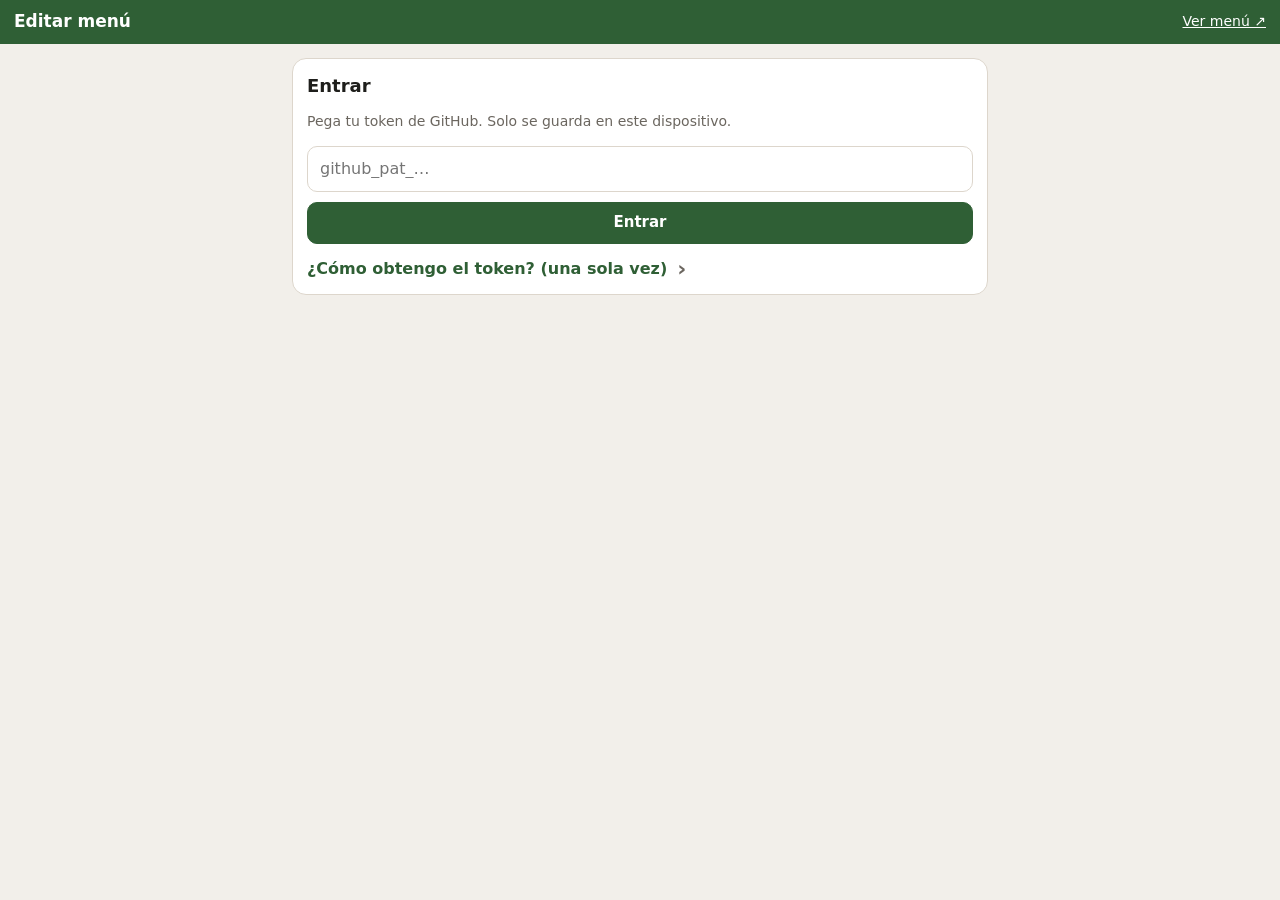
<file: admin.html>
<!doctype html>
<html lang="es">
<head>
<meta charset="utf-8">
<meta name="viewport" content="width=device-width, initial-scale=1, viewport-fit=cover">
<meta name="robots" content="noindex">
<meta name="theme-color" content="#2f5f35">
<title>Editar menú</title>
<link rel="icon" href="editor.svg" type="image/svg+xml">
<link rel="apple-touch-icon" href="editor-180.png">
<link rel="manifest" href="editor.webmanifest">
<meta name="apple-mobile-web-app-title" content="SABORA Editor">
<style>
:root{--bg:#f2efea;--card:#fff;--ink:#1e1e1b;--muted:#6b665f;--green:#2f5f35;--line:#ddd6cc;--red:#b42318}
*{box-sizing:border-box}
html{-webkit-text-size-adjust:100%;text-size-adjust:100%}
body{margin:0;background:var(--bg);color:var(--ink);font:16px/1.4 system-ui,-apple-system,"Segoe UI",Roboto,sans-serif;-webkit-tap-highlight-color:transparent}
.bar{position:sticky;top:0;z-index:10;display:flex;align-items:center;gap:10px;padding:10px 14px;padding-top:calc(10px + env(safe-area-inset-top));
  background:var(--green);color:#fff}
.bar strong{flex:1;font-size:17px}
.bar a{color:#fff;font-size:14px}
#estado{position:sticky;top:calc(56px + env(safe-area-inset-top));z-index:9;display:none;padding:10px 14px;background:#fff7d6;font-size:14px;border-bottom:1px solid var(--line)}
#estado.ok{background:#e3f4e1}#estado.err{background:#fde8e6;color:var(--red)}
main{max-width:720px;margin:0 auto;padding:14px 12px calc(100px + env(safe-area-inset-bottom))}
.card{background:var(--card);border:1px solid var(--line);border-radius:14px;padding:14px;margin-bottom:14px}
h2{margin:0 0 10px;font-size:18px}
label{display:block;margin:10px 0 4px;color:var(--muted);font-size:13px;font-weight:600}
input[type=text],input[type=password],input[type=time],textarea,select{width:100%;padding:11px 12px;border:1px solid var(--line);border-radius:10px;background:#fff;color:var(--ink);font:inherit;font-size:16px}
textarea{resize:vertical;min-height:72px}
input:focus,textarea:focus,select:focus{outline:2px solid var(--green);outline-offset:-1px;border-color:transparent}
.grid2{display:grid;grid-template-columns:1fr 1fr;gap:0 10px}
button,.btn{display:inline-flex;align-items:center;justify-content:center;gap:6px;min-height:42px;padding:8px 14px;border:1px solid var(--line);border-radius:10px;
  background:#fff;color:var(--ink);font:inherit;font-size:15px;cursor:pointer;touch-action:manipulation;text-decoration:none}
button:active{transform:scale(.97)}
button:disabled{opacity:.5}
.pri{background:var(--green);border-color:var(--green);color:#fff;font-weight:600}
#guardarTop{min-height:38px;padding:6px 14px;border:1px solid rgba(255,255,255,.6);background:transparent;color:#fff;font-weight:600;white-space:nowrap}
#guardarTop.sucio{background:#f6c445;border-color:#f6c445;color:#1e1e1b;box-shadow:0 0 0 3px rgba(246,196,69,.35)}
#guardarTop.ok{background:#fff;border-color:#fff;color:var(--green)}
#guardarTop[hidden],#instalar[hidden]{display:none}
#instalar{min-height:38px;padding:6px 12px;border:1px solid rgba(255,255,255,.6);background:transparent;color:#fff;font-size:14px;white-space:nowrap}
@media (max-width:480px){.bar{flex-wrap:wrap}.bar strong{flex-basis:100%}}
.del{color:var(--red)}
.ico{min-width:42px;padding:8px}
.add{width:100%;margin-top:10px;border-style:dashed;color:var(--green);font-weight:600}
.cat-h{display:flex;gap:6px;align-items:center}
.cat-h input{flex:1;font-weight:700;color:var(--green)}
details.prod{border:1px solid var(--line);border-radius:12px;margin-top:10px;background:#fcfbf9}
details.prod[open]{background:#fff;box-shadow:0 2px 10px rgba(0,0,0,.06)}
summary{display:flex;align-items:center;gap:10px;padding:10px 12px;list-style:none;cursor:pointer}
summary::-webkit-details-marker{display:none}
summary .n{flex:1;min-width:0;font-weight:600;overflow:hidden;text-overflow:ellipsis;white-space:nowrap}
summary .p{color:var(--muted);font-size:14px;white-space:nowrap}
summary .p.falta{color:#b54708}
summary::after{content:"›";color:var(--muted);font-size:22px;line-height:1;transition:transform .2s}
details[open] summary::after{transform:rotate(90deg)}
.mini{flex:none;width:40px;height:40px;border-radius:8px;object-fit:cover;background:#e8e2d9}
.pb{padding:0 12px 14px}
.checks{display:flex;gap:18px;margin:14px 0 4px}
.checks label{display:flex;align-items:center;gap:8px;margin:0;color:var(--ink);font-size:15px;font-weight:500}
.checks input{width:22px;height:22px;accent-color:var(--green)}
.media{display:grid;grid-template-columns:repeat(auto-fill,minmax(96px,1fr));gap:8px;margin-top:6px}
.tile{position:relative;aspect-ratio:1/1;border-radius:10px;overflow:hidden;background:#222}
.tile img,.tile video{width:100%;height:100%;object-fit:cover;display:block}
.tile .tag{position:absolute;left:5px;top:5px;padding:1px 6px;border-radius:6px;background:rgba(0,0,0,.6);color:#fff;font-size:11px}
.tile .acts{position:absolute;inset:auto 0 0 0;display:flex;justify-content:space-between;padding:4px;background:linear-gradient(transparent,rgba(0,0,0,.65))}
.tile .acts button{min-height:30px;min-width:30px;padding:0;border:0;border-radius:8px;background:rgba(255,255,255,.9);font-size:14px}
.row{display:flex;flex-wrap:wrap;gap:8px;margin-top:10px}
.row>*{flex:1 1 auto}
.muted{color:var(--muted);font-size:14px}
.save-fab{position:fixed;left:12px;right:12px;bottom:calc(12px + env(safe-area-inset-bottom));z-index:10;max-width:696px;margin:0 auto;min-height:52px;
  border-radius:14px;font-size:17px;box-shadow:0 6px 20px rgba(0,0,0,.2)}
.save-fab[hidden]{display:none}
ol{padding-left:20px}ol li{margin:6px 0}
code{background:#f0ece6;padding:1px 5px;border-radius:5px}
</style>
</head>
<body>
<header class="bar"><strong>Editar menú</strong><a href="./" target="_blank" rel="noopener">Ver menú ↗</a><button id="instalar" hidden title="Instalar como app en este dispositivo">⬇ Instalar app</button><button id="guardarTop" hidden>✓ Guardado</button></header>
<div id="estado" role="status"></div>
<main id="app"></main>
<button class="pri save-fab" id="guardar" hidden>Guardar cambios</button>
<input type="file" id="file" hidden>

<script>
// ===== Configuración =====
var OWNER = "crisio", REPO = "menu-qr", BRANCH = "main";
(function(){ // Si está publicado en usuario.github.io/repo, lo detecta solo
  var m = location.hostname.match(/^([^.]+)\.github\.io$/i);
  if (m) { OWNER = m[1]; var seg = location.pathname.split("/").filter(Boolean)[0]; if (seg && !/\.html$/.test(seg)) REPO = seg; }
})();
var MAX_VIDEO_MB = 40;

// ===== Estado =====
var token = store("get") || "";
var menu = null;            // contenido de menu.json
var menuSha = null;         // versión de menu.json que se cargó (para detectar cambios desde otro dispositivo)
var pend = new Map();       // ruta -> Blob por subir
var previews = new Map();   // ruta -> objectURL (para ver fotos recién subidas)
var committed = new Set();  // archivos de media/ que ya están en el repo
var abiertos = new Set();   // ids de platos desplegados
var dirty = false, guardando = false;

var $ = function(s){ return document.querySelector(s); };
var app = $("#app"), btnGuardar = $("#guardar"), btnTop = $("#guardarTop"), fileInput = $("#file");
var version = 0, revisarTimer = null;

function store(op, v){
  try {
    if (op === "get") return localStorage.getItem("menuqr-token");
    if (op === "set") localStorage.setItem("menuqr-token", v);
    if (op === "del") localStorage.removeItem("menuqr-token");
  } catch (e) {}
}

function h(tag, props){
  var el = document.createElement(tag);
  for (var k in props || {}) {
    var v = props[k];
    if (v == null || v === false) continue;
    if (k.slice(0, 2) === "on") el.addEventListener(k.slice(2), v);
    else if (k === "class") el.className = v;
    else if (k === "value" || k === "checked" || k === "open" || k === "disabled" || k === "hidden") el[k] = v;
    else el.setAttribute(k, v === true ? "" : v);
  }
  for (var i = 2; i < arguments.length; i++) {
    [].concat(arguments[i]).forEach(function(c){
      if (c != null && c !== false) el.append(c instanceof Node ? c : String(c));
    });
  }
  return el;
}

function estado(msg, tipo){
  var e = $("#estado");
  e.textContent = msg || "";
  e.className = tipo || "";
  e.style.display = msg ? "block" : "none";
}

function marcar(){ dirty = true; version++; clearTimeout(revisarTimer); botones(); }

// Estado de los botones de guardar: "sucio" (hay cambios), "guardando" o guardado
function botones(){
  btnTop.hidden = !menu;
  btnGuardar.hidden = !dirty;
  btnTop.disabled = btnGuardar.disabled = guardando;
  if (guardando) { btnTop.className = ""; btnTop.textContent = btnGuardar.textContent = "Guardando…"; }
  else if (dirty) { btnTop.className = "sucio"; btnTop.textContent = "Guardar cambios"; btnGuardar.textContent = "Guardar cambios"; }
  else { btnTop.className = "ok"; btnTop.textContent = "✓ Guardado"; }
}
addEventListener("keydown", function(e){ // Ctrl+S / Cmd+S en computadora
  if ((e.ctrlKey || e.metaKey) && e.key.toLowerCase() === "s") { e.preventDefault(); if (dirty) guardar(); }
});
addEventListener("beforeunload", function(e){ if (dirty) { e.preventDefault(); e.returnValue = ""; } });

// ===== GitHub API =====
function gh(path, opts){
  opts = opts || {};
  var url = "https://api.github.com/repos/" + OWNER + "/" + REPO + (path ? "/" + path : "");
  var headers = {
    Authorization: "Bearer " + token,
    Accept: opts.raw ? "application/vnd.github.raw+json" : "application/vnd.github+json",
    "X-GitHub-Api-Version": "2022-11-28"
  };
  if (opts.body) headers["Content-Type"] = "application/json";
  return fetch(url, { method: opts.method || "GET", headers: headers, body: opts.body ? JSON.stringify(opts.body) : undefined, cache: "no-store" })
    .then(function(r){
      if (!r.ok) return r.text().then(function(t){ var e = new Error("GitHub " + r.status + ": " + t.slice(0, 200)); e.status = r.status; throw e; });
      return opts.raw ? r.text() : r.json();
    });
}

function blobToBase64(blob){
  return new Promise(function(res, rej){
    var fr = new FileReader();
    fr.onload = function(){ res(String(fr.result).split(",")[1]); };
    fr.onerror = rej;
    fr.readAsDataURL(blob);
  });
}

// ===== Inicio / login =====
function vistaLogin(error){
  menu = null; dirty = false; botones();
  var inp = h("input", { type: "password", placeholder: "github_pat_…", autocomplete: "off", autocapitalize: "off", spellcheck: "false" });
  app.replaceChildren(h("section", { class: "card" },
    h("h2", {}, "Entrar"),
    h("p", { class: "muted" }, "Pega tu token de GitHub. Solo se guarda en este dispositivo."),
    error ? h("p", { style: "color:var(--red)" }, error) : null,
    inp,
    h("button", { class: "pri add", style: "border-style:solid;color:#fff", onclick: function(){
      token = inp.value.trim(); if (!token) return;
      store("set", token); cargar();
    }}, "Entrar"),
    h("details", { style: "margin-top:14px" },
      h("summary", { style: "padding:0;color:var(--green);font-weight:600" }, "¿Cómo obtengo el token? (una sola vez)"),
      h("ol", {},
        h("li", {}, "Abre ", h("a", { href: "https://github.com/settings/personal-access-tokens/new", target: "_blank", rel: "noopener" }, "github.com/settings/personal-access-tokens/new"), " (con tu sesión de GitHub iniciada)."),
        h("li", {}, "Token name: ", h("code", {}, "menu"), ". Expiration: la que prefieras (ej. 1 año)."),
        h("li", {}, "Repository access: ", h("b", {}, "Only select repositories"), " → elige ", h("code", {}, REPO), "."),
        h("li", {}, "Permissions → Repository permissions → ", h("b", {}, "Contents"), " → ", h("b", {}, "Read and write"), "."),
        h("li", {}, "Toca ", h("b", {}, "Generate token"), ", cópialo y pégalo aquí.")
      )
    )
  ));
}

function cargar(){
  estado("Cargando menú…");
  app.replaceChildren();
  gh("").then(function(repo){
    if (!repo.permissions || !repo.permissions.push) throw Object.assign(new Error("El token no tiene permiso de escritura."), { status: 403 });
    return gh("contents/menu.json?ref=" + BRANCH);
  }).then(function(f){
    menuSha = f.sha;
    var bin = atob(f.content.replace(/\s/g, ""));
    return new TextDecoder().decode(Uint8Array.from(bin, function(c){ return c.charCodeAt(0); }));
  }).then(function(txt){
    menu = JSON.parse(txt);
    menu.categorias = menu.categorias || [];
    committed = new Set(rutasMedia());
    estado("");
    botones();
    render();
  }).catch(function(e){
    console.error(e);
    if (e.status === 401 || e.status === 403 || e.status === 404) {
      store("del"); token = "";
      vistaLogin(e.status === 401 ? "Token inválido o vencido." : "El token no tiene acceso al repo " + OWNER + "/" + REPO + " con permiso de escritura (Contents: Read and write).");
      estado("");
    } else {
      estado("No se pudo cargar: " + e.message, "err");
    }
  });
}

function rutasMedia(){
  var s = [];
  menu.categorias.forEach(function(c){ (c.platos || []).forEach(function(p){ (p.media || []).forEach(function(m){
    ["src", "thumb", "poster"].forEach(function(k){ if (m[k]) s.push(m[k]); });
  }); }); });
  return s;
}

// ===== Editor =====
function render(){
  var scroll = scrollY;
  app.replaceChildren(
    vistaInfo(),
    ...menu.categorias.map(vistaCategoria),
    h("button", { class: "add", onclick: function(){
      var n = prompt("Nombre de la nueva categoría:"); if (!n) return;
      menu.categorias.push({ nombre: n.trim(), platos: [] }); marcar(); render();
    }}, "+ Agregar categoría"),
    h("p", { class: "muted", style: "text-align:center;margin-top:24px" },
      "Repo: " + OWNER + "/" + REPO + " · ",
      h("a", { href: "#", onclick: function(e){ e.preventDefault(); if (confirm("¿Cerrar sesión en este dispositivo?")) { store("del"); token = ""; vistaLogin(); } } }, "Cerrar sesión"))
  );
  scrollTo(0, scroll);
}

function campo(label, obj, key, opts){
  opts = opts || {};
  var tag = opts.area ? "textarea" : "input";
  var el = h(tag, { type: opts.area ? null : (opts.type || "text"), value: obj[key] == null ? "" : String(obj[key]), placeholder: opts.ph || "",
    inputmode: opts.inputmode || null, rows: opts.area ? 3 : null,
    oninput: function(){ obj[key] = opts.parse ? opts.parse(el.value) : el.value; marcar(); if (opts.onchange) opts.onchange(); } });
  return h("div", {}, h("label", {}, label), el);
}

function num(v){ var n = parseFloat(String(v).replace(",", ".")); return isFinite(n) ? n : null; }

// Guarda la ubicación del local (hay que estar en el local al tocar el botón)
function ubicarLocal(){
  if (!navigator.geolocation) { estado("Este dispositivo no permite obtener la ubicación.", "err"); return; }
  estado("📍 Obteniendo la ubicación…");
  navigator.geolocation.getCurrentPosition(function(pos){
    menu.local_lat = +pos.coords.latitude.toFixed(6);
    menu.local_lng = +pos.coords.longitude.toFixed(6);
    if (!menu.radio_local_m) menu.radio_local_m = 150;
    marcar(); render();
    estado("📍 Ubicación del local lista (precisión ±" + Math.round(pos.coords.accuracy) + " m). Toca Guardar cambios.", "ok");
  }, function(e){
    estado("No se pudo obtener la ubicación: " + (e.code === 1 ? "permiso denegado. Actívalo en los ajustes del navegador." : e.message), "err");
  }, { enableHighAccuracy: true, timeout: 20000, maximumAge: 0 });
}

var infoAbierta = false;
function vistaInfo(){
  var hayLocal = menu.local_lat != null && menu.local_lng != null;
  return h("details", { class: "card", open: infoAbierta || !menu.categorias.length, ontoggle: function(e){ infoAbierta = e.target.open; } },
    h("summary", { style: "padding:0" }, h("h2", { style: "margin:0;flex:1" }, "Información del restaurante")),
    campo("Nombre", menu, "restaurante"),
    campo("Eslogan", menu, "eslogan", { ph: "Brunch & Coffee" }),
    h("div", { class: "grid2" },
      campo("Moneda", menu, "moneda", { ph: "L" }),
      campo("Teléfono", menu, "telefono", { ph: "+504 …", inputmode: "tel" })),
    campo("Dirección", menu, "direccion"),
    campo("Horario", menu, "horario", { ph: "Lun–Dom · 7:00 – 15:00" }),
    campo("Instagram", menu, "instagram", { ph: "@sabora" }),
    h("h2", { style: "margin:22px 0 0" }, "WhatsApp"),
    h("p", { class: "muted", style: "margin:4px 0 0" }, "Número donde te llegan los pedidos. Si lo dejas vacío, el menú no permite pedir."),
    campo("Número de WhatsApp (con código de país)", menu, "whatsapp", { ph: "+504 9810-5235", inputmode: "tel" }),
    h("div", { class: "checks" },
      h("label", {}, h("input", { type: "checkbox", checked: menu.whatsapp_boton === true, onchange: function(e){ menu.whatsapp_boton = e.target.checked; marcar(); render(); } }), "Mostrar el botón flotante de WhatsApp")),
    h("p", { class: "muted", style: "margin:0" }, menu.whatsapp_boton === true
      ? "Encendido: además del pedido con +, el cliente ve el botón verde para escribirte directo (se oculta cuando tiene algo en su pedido)."
      : "Apagado: el cliente pide armando su pedido con + en cada plato, y te llega la orden completa."),
    menu.whatsapp_boton === true ? [
      campo("Texto del globito (lo que ve el cliente)", menu, "whatsapp_globo", { ph: "¿Se te antoja algo? 😋 ¡Escríbenos y pide aquí!" }),
      campo("Mensaje que te llega (ya escrito en el WhatsApp del cliente)", menu, "whatsapp_mensaje", { area: true, ph: "¡Hola SABORA! 👋 Vi el menú y quisiera pedir algo deli 😋" }),
      h("button", { class: "add", style: "border-style:solid", onclick: function(){
        var n = String(menu.whatsapp || "").replace(/\D/g, "");
        if (!n) { alert("Primero escribe el número de WhatsApp."); return; }
        window.open("https://api.whatsapp.com/send?phone=" + n + "&text=" + encodeURIComponent(menu.whatsapp_mensaje || ""), "_blank", "noopener");
      }}, "Probar en WhatsApp ↗")
    ] : null,
    h("h2", { style: "margin:22px 0 0" }, "Horario de pedidos"),
    h("p", { class: "muted", style: "margin:4px 0 0" }, "Hora de Honduras. Fuera de este horario el menú se puede ver, pero no se pueden armar ni enviar pedidos. Si dejas los dos vacíos, se reciben pedidos a toda hora."),
    h("div", { class: "grid2" },
      campo("Desde", menu, "pedidos_desde", { type: "time", ph: "08:00" }),
      campo("Hasta", menu, "pedidos_hasta", { type: "time", ph: "19:00" })),
    h("h2", { style: "margin:22px 0 0" }, "Pedidos: en el local o a domicilio"),
    h("p", { class: "muted", style: "margin:4px 0 0" }, "Los clientes arman su pedido con varios platos y te lo mandan por WhatsApp. Si el cliente está más lejos del local que el radio, el pedido se marca «A domicilio»; si está dentro, «En el local»."),
    h("div", { class: "row" },
      h("button", { class: "pri", onclick: ubicarLocal }, hayLocal ? "📍 Volver a tomar la ubicación" : "📍 Usar mi ubicación actual (estando en el local)"),
      hayLocal ? h("a", { class: "btn", href: "https://maps.google.com/?q=" + menu.local_lat + "," + menu.local_lng, target: "_blank", rel: "noopener" }, "Ver en el mapa ↗") : null),
    h("div", { class: "grid2" },
      campo("Latitud", menu, "local_lat", { ph: "14.0723", parse: num }),
      campo("Longitud", menu, "local_lng", { ph: "-87.1921", parse: num })),
    campo("Radio del local (metros)", menu, "radio_local_m", { inputmode: "numeric", ph: "150", parse: num }),
    hayLocal ? null : h("p", { class: "muted", style: "margin:6px 0 0;color:#b54708" }, "Sin ubicación del local: el cliente elige a mano si es en el local o a domicilio.")
  );
}

function mover(arr, i, d){
  var j = i + d; if (j < 0 || j >= arr.length) return false;
  var t = arr[i]; arr[i] = arr[j]; arr[j] = t; return true;
}

function vistaCategoria(cat, ci){
  var cats = menu.categorias;
  return h("section", { class: "card" },
    h("div", { class: "cat-h" },
      h("input", { type: "text", value: cat.nombre, "aria-label": "Nombre de la categoría", oninput: function(e){ cat.nombre = e.target.value; marcar(); } }),
      h("button", { class: "ico", "aria-label": "Subir categoría", disabled: ci === 0, onclick: function(){ if (mover(cats, ci, -1)) { marcar(); render(); } } }, "↑"),
      h("button", { class: "ico", "aria-label": "Bajar categoría", disabled: ci === cats.length - 1, onclick: function(){ if (mover(cats, ci, 1)) { marcar(); render(); } } }, "↓"),
      h("button", { class: "ico del", "aria-label": "Eliminar categoría", onclick: function(){
        if (!confirm("¿Eliminar la categoría \"" + cat.nombre + "\" y sus " + (cat.platos || []).length + " platos?")) return;
        cats.splice(ci, 1); marcar(); render();
      }}, "🗑")
    ),
    (cat.platos || []).map(function(p, pi){ return vistaPlato(p, pi, cat, ci); }),
    h("button", { class: "add", onclick: function(){
      var p = { id: nuevoId("plato"), nombre: "Nuevo plato", descripcion: "", precio: null, media: [] };
      (cat.platos = cat.platos || []).push(p); abiertos.add(p.id); marcar(); render();
      var el = document.getElementById("p-" + p.id); if (el) { el.scrollIntoView({ block: "center" }); var i = el.querySelector("input"); i.focus(); i.select(); }
    }}, "+ Agregar plato")
  );
}

function nuevoId(base){
  var s = String(base || "plato").toLowerCase().normalize("NFD").replace(/[̀-ͯ]/g, "").replace(/[^a-z0-9]+/g, "-").replace(/^-|-$/g, "").slice(0, 30) || "plato";
  return s + "-" + Date.now().toString(36) + Math.random().toString(36).slice(2, 5);
}

function fmtPrecio(p){
  var n = parseFloat(p.precio);
  return isFinite(n) ? (menu.moneda ? menu.moneda + " " : "") + n : "Sin precio";
}

function srcVista(path){ return previews.get(path) || path; }

function miniatura(p){
  var m = (p.media || [])[0]; if (!m) return null;
  var src = m.tipo === "video" ? m.poster : (m.thumb || m.src);
  return src ? h("img", { class: "mini", src: srcVista(src), alt: "" }) : h("span", { class: "mini" });
}

function vistaPlato(p, pi, cat, ci){
  if (!p.id) p.id = nuevoId(p.nombre);
  p.media = p.media || [];
  var platos = cat.platos;
  var nEl = h("span", { class: "n" }, p.nombre || "(sin nombre)");
  var prEl = h("span", { class: "p" + (isFinite(parseFloat(p.precio)) ? "" : " falta") }, p.disponible === false ? "Agotado" : fmtPrecio(p));
  function refrescar(){
    nEl.textContent = p.nombre || "(sin nombre)";
    prEl.textContent = p.disponible === false ? "Agotado" : fmtPrecio(p);
    prEl.className = "p" + (isFinite(parseFloat(p.precio)) ? "" : " falta");
  }

  var selCat = h("select", { "aria-label": "Mover a otra categoría", onchange: function(e){
      var to = +e.target.value; if (to === ci) return;
      platos.splice(pi, 1); (menu.categorias[to].platos = menu.categorias[to].platos || []).push(p);
      marcar(); render();
    }},
    menu.categorias.map(function(c, i){ return h("option", { value: i, selected: i === ci }, i === ci ? "Categoría: " + c.nombre : "Mover a: " + c.nombre); }));

  return h("details", { class: "prod", id: "p-" + p.id, open: abiertos.has(p.id),
      ontoggle: function(e){ e.target.open ? abiertos.add(p.id) : abiertos.delete(p.id); } },
    h("summary", {}, miniatura(p), nEl, prEl),
    h("div", { class: "pb" },
      campo("Nombre", p, "nombre", { onchange: refrescar }),
      campo("Descripción", p, "descripcion", { area: true }),
      campo("Precio (" + (menu.moneda || "") + ")", p, "precio", { inputmode: "decimal", ph: "Ej. 185", onchange: refrescar,
        parse: function(v){ var n = parseFloat(String(v).replace(",", ".")); return isFinite(n) ? n : null; } }),
      h("div", { class: "checks" },
        h("label", {}, h("input", { type: "checkbox", checked: p.disponible !== false, onchange: function(e){ p.disponible = e.target.checked; marcar(); refrescar(); } }), "Disponible"),
        h("label", {}, h("input", { type: "checkbox", checked: !!p.destacado, onchange: function(e){ p.destacado = e.target.checked; marcar(); } }), "Recomendado")
      ),
      h("label", {}, "Fotos y videos (se ven al tocar el plato)"),
      p.media.length ? h("div", { class: "media" }, p.media.map(function(m, mi){ return tile(p, m, mi); })) : h("p", { class: "muted", style: "margin:4px 0" }, "Aún no tiene fotos ni videos."),
      h("div", { class: "row" },
        h("button", { onclick: function(){ elegir(p, "foto"); } }, "📷 Agregar foto"),
        h("button", { onclick: function(){ elegir(p, "video"); } }, "🎬 Agregar video")
      ),
      h("div", { class: "row" },
        selCat
      ),
      h("div", { class: "row" },
        h("button", { disabled: pi === 0, onclick: function(){ if (mover(platos, pi, -1)) { marcar(); render(); } } }, "↑ Subir"),
        h("button", { disabled: pi === platos.length - 1, onclick: function(){ if (mover(platos, pi, 1)) { marcar(); render(); } } }, "↓ Bajar"),
        h("button", { class: "del", onclick: function(){
          if (!confirm("¿Eliminar \"" + p.nombre + "\"?")) return;
          platos.splice(pi, 1); marcar(); render();
        }}, "Eliminar")
      )
    )
  );
}

function tile(p, m, mi){
  var media = p.media;
  var vis = m.tipo === "video"
    ? (m.poster ? h("img", { src: srcVista(m.poster), alt: "" }) : h("video", { src: srcVista(m.src), muted: true, playsinline: true, preload: "metadata" }))
    : h("img", { src: srcVista(m.thumb || m.src), alt: "" });
  return h("div", { class: "tile" }, vis,
    m.tipo === "video" ? h("span", { class: "tag" }, "▶ video") : null,
    h("div", { class: "acts" },
      h("button", { "aria-label": "Mover antes", onclick: function(){ if (mover(media, mi, -1)) { marcar(); render(); } } }, "◀"),
      h("button", { "aria-label": "Quitar", onclick: function(){ if (confirm("¿Quitar este archivo?")) { media.splice(mi, 1); marcar(); render(); } } }, "✕"),
      h("button", { "aria-label": "Mover después", onclick: function(){ if (mover(media, mi, 1)) { marcar(); render(); } } }, "▶")
    ));
}

// ===== Fotos y videos =====
function elegir(p, tipo){
  fileInput.value = "";
  fileInput.accept = tipo === "foto" ? "image/*" : "video/*";
  fileInput.multiple = tipo === "foto";
  fileInput.onchange = function(){
    var files = [].slice.call(fileInput.files || []);
    if (!files.length) return;
    var i = 0;
    (function sig(){
      if (i >= files.length) { estado(""); render(); return; }
      var f = files[i++];
      estado("Procesando " + (tipo === "foto" ? "foto" : "video") + (files.length > 1 ? " " + i + "/" + files.length : "") + "…");
      (tipo === "foto" ? agregarFoto(p, f) : agregarVideo(p, f))
        .then(sig)
        .catch(function(e){ console.error(e); estado("No se pudo usar ese archivo: " + e.message, "err"); render(); });
    })();
  };
  fileInput.click();
}

function cargarImagen(file){
  if (window.createImageBitmap) {
    return createImageBitmap(file).catch(function(){ return imgElemento(file); });
  }
  return imgElemento(file);
}
function imgElemento(src){
  return new Promise(function(res, rej){
    var url = src instanceof Blob ? URL.createObjectURL(src) : src;
    var img = new Image();
    img.onload = function(){ res(img); };
    img.onerror = function(){ rej(new Error("formato de imagen no soportado")); };
    img.src = url;
  });
}

// Redimensiona y comprime (WebP si el navegador puede, si no JPEG)
function comprimir(img, max, q){
  var w = img.width || img.videoWidth, hgt = img.height || img.videoHeight;
  var s = Math.min(1, max / Math.max(w, hgt));
  var c = document.createElement("canvas");
  c.width = Math.round(w * s); c.height = Math.round(hgt * s);
  c.getContext("2d").drawImage(img, 0, 0, c.width, c.height);
  return new Promise(function(r){ c.toBlob(r, "image/webp", q); }).then(function(b){
    if (b && b.type === "image/webp") return b;
    return new Promise(function(r){ c.toBlob(r, "image/jpeg", q); });
  });
}
function ext(blob){ return blob.type === "image/webp" ? "webp" : "jpg"; }

function guardarArchivo(path, blob){
  pend.set(path, blob);
  previews.set(path, URL.createObjectURL(blob));
}

function agregarFoto(p, file){
  return cargarImagen(file).then(function(img){
    return Promise.all([comprimir(img, 1400, 0.8), comprimir(img, 300, 0.75)]);
  }).then(function(r){
    var base = "media/" + nuevoId(p.nombre);
    var src = base + "." + ext(r[0]), thumb = base + "-t." + ext(r[1]);
    guardarArchivo(src, r[0]); guardarArchivo(thumb, r[1]);
    p.media.push({ tipo: "foto", src: src, thumb: thumb });
    abiertos.add(p.id); marcar();
  });
}

function portada(file){
  // Toma un cuadro del video para usarlo como portada (carga más rápido que el video)
  return new Promise(function(res){
    var url = URL.createObjectURL(file), v = document.createElement("video"), listo = false;
    var fin = function(x){ if (listo) return; listo = true; clearTimeout(t); res(x); };
    var t = setTimeout(function(){ fin(null); }, 6000);
    v.muted = true; v.playsInline = true; v.preload = "auto"; v.src = url;
    v.addEventListener("loadeddata", function(){ v.currentTime = Math.min(0.5, (v.duration || 1) / 2); });
    v.addEventListener("seeked", function(){ comprimir(v, 900, 0.78).then(fin, function(){ fin(null); }); });
    v.addEventListener("error", function(){ fin(null); });
    v.load();
  });
}

function agregarVideo(p, file){
  if (file.size > MAX_VIDEO_MB * 1024 * 1024) {
    return Promise.reject(new Error("el video pesa " + Math.round(file.size / 1048576) + " MB; el máximo es " + MAX_VIDEO_MB + " MB. Usa un clip más corto (10–20 s)."));
  }
  return portada(file).then(function(poster){
    var base = "media/" + nuevoId(p.nombre);
    var e = (file.name.split(".").pop() || "mp4").toLowerCase().replace(/[^a-z0-9]/g, "") || "mp4";
    var item = { tipo: "video", src: base + "." + e };
    guardarArchivo(item.src, file);
    if (poster) { item.poster = base + "-p." + ext(poster); guardarArchivo(item.poster, poster); }
    p.media.push(item);
    abiertos.add(p.id); marcar();
  });
}

// ===== Guardar (un solo commit en GitHub) =====
btnGuardar.addEventListener("click", guardar);
btnTop.addEventListener("click", function(){ if (dirty) guardar(); });

function guardar(){
  if (guardando || !dirty) return;
  guardando = true; botones();
  var v = version, json = JSON.stringify(menu, null, 2) + "\n";
  var usadas = new Set(rutasMedia());
  var subir = [].concat(Array.from(pend.keys()).filter(function(k){ return usadas.has(k); }));
  var borrar = Array.from(committed).filter(function(k){ return !usadas.has(k) && k.indexOf("media/") === 0; });
  var baseCommit, baseTree, tree = [], nuevoSha;

  estado("Guardando…");
  gh("contents/menu.json?ref=" + BRANCH).then(function(f){
    if (menuSha && f.sha !== menuSha) {
      var e = new Error("cambio-externo"); e.externo = true; throw e;
    }
    return gh("git/ref/heads/" + BRANCH);
  }).then(function(ref){
    baseCommit = ref.object.sha;
    return gh("git/commits/" + baseCommit);
  }).then(function(c){
    baseTree = c.tree.sha;
    var i = 0;
    return subir.reduce(function(prom, path){
      return prom.then(function(){
        estado("Subiendo archivo " + (++i) + " de " + subir.length + "…");
        return blobToBase64(pend.get(path)).then(function(b64){
          return gh("git/blobs", { method: "POST", body: { content: b64, encoding: "base64" } });
        }).then(function(b){ tree.push({ path: path, mode: "100644", type: "blob", sha: b.sha }); });
      });
    }, Promise.resolve());
  }).then(function(){
    estado("Guardando menú…");
    return gh("git/blobs", { method: "POST", body: { content: json, encoding: "utf-8" } });
  }).then(function(b){
    nuevoSha = b.sha;
    tree.push({ path: "menu.json", mode: "100644", type: "blob", sha: b.sha });
    var conBorrados = tree.concat(borrar.map(function(path){ return { path: path, mode: "100644", type: "blob", sha: null }; }));
    return gh("git/trees", { method: "POST", body: { base_tree: baseTree, tree: conBorrados } })
      .catch(function(){ return gh("git/trees", { method: "POST", body: { base_tree: baseTree, tree: tree } }); });
  }).then(function(t){
    return gh("git/commits", { method: "POST", body: { message: "Actualizar menú desde el editor", tree: t.sha, parents: [baseCommit] } });
  }).then(function(c){
    return gh("git/refs/heads/" + BRANCH, { method: "PATCH", body: { sha: c.sha } });
  }).then(function(){
    subir.forEach(function(k){ pend.delete(k); });
    committed = usadas;
    menuSha = nuevoSha;
    if (version === v) dirty = false; // si editaste mientras guardaba, sigue pendiente
    estado("✅ Cambios guardados. Publicando en el menú (1–2 minutos)…", "ok");
    revisarPublicado(json, 0);
  }).catch(function(e){
    console.error(e);
    if (e.externo) {
      estado("⚠️ El menú fue modificado desde otro dispositivo. No guardé para no borrar esos cambios.", "err");
      if (confirm("El menú se modificó desde otro dispositivo (o desde otra ventana).\n\nAceptar: recargar el menú actualizado (se pierden los cambios que hiciste aquí y no has guardado).\nCancelar: quedarte aquí.")) {
        dirty = false; pend.clear(); cargar();
      }
      return;
    }
    estado("❌ No se pudo guardar: " + e.message + ". Revisa tu conexión e intenta de nuevo.", "err");
  }).then(function(){ guardando = false; botones(); });
}

// Revisa el menú público hasta que muestre lo que se acaba de guardar
function revisarPublicado(json, intento){
  clearTimeout(revisarTimer);
  if (dirty) return;
  revisarTimer = setTimeout(function(){
    fetch("menu.json?t=" + Date.now(), { cache: "no-store" }).then(function(r){ return r.ok ? r.text() : ""; }).catch(function(){ return ""; })
      .then(function(txt){
        if (dirty) return;
        var listo = false;
        try { listo = txt && JSON.stringify(JSON.parse(txt)) === JSON.stringify(JSON.parse(json)); } catch (e) {}
        if (listo) {
          estado("✅ Publicado: los cambios ya se ven en el menú.", "ok");
          revisarTimer = setTimeout(function(){ if (!dirty) estado(""); }, 10000);
        } else if (intento < 24) revisarPublicado(json, intento + 1);
        else estado("✅ Cambios guardados. Si aún no los ves en el menú, recarga la página en un momento.", "ok");
      });
  }, 10000);
}

// ===== App instalable (PWA) =====
if ("serviceWorker" in navigator) navigator.serviceWorker.register("sw.js").catch(function(){});
var instalarEvt = null, btnInstalar = $("#instalar");
addEventListener("beforeinstallprompt", function(e){ e.preventDefault(); instalarEvt = e; btnInstalar.hidden = false; });
btnInstalar.addEventListener("click", function(){
  if (!instalarEvt) return;
  instalarEvt.prompt();
  instalarEvt.userChoice.then(function(){ instalarEvt = null; btnInstalar.hidden = true; });
});
addEventListener("appinstalled", function(){ btnInstalar.hidden = true; estado("✅ App instalada. Ya la tienes en tu escritorio / menú Inicio.", "ok"); });

if (token) cargar(); else vistaLogin();
</script>
</body>
</html>
</file>
